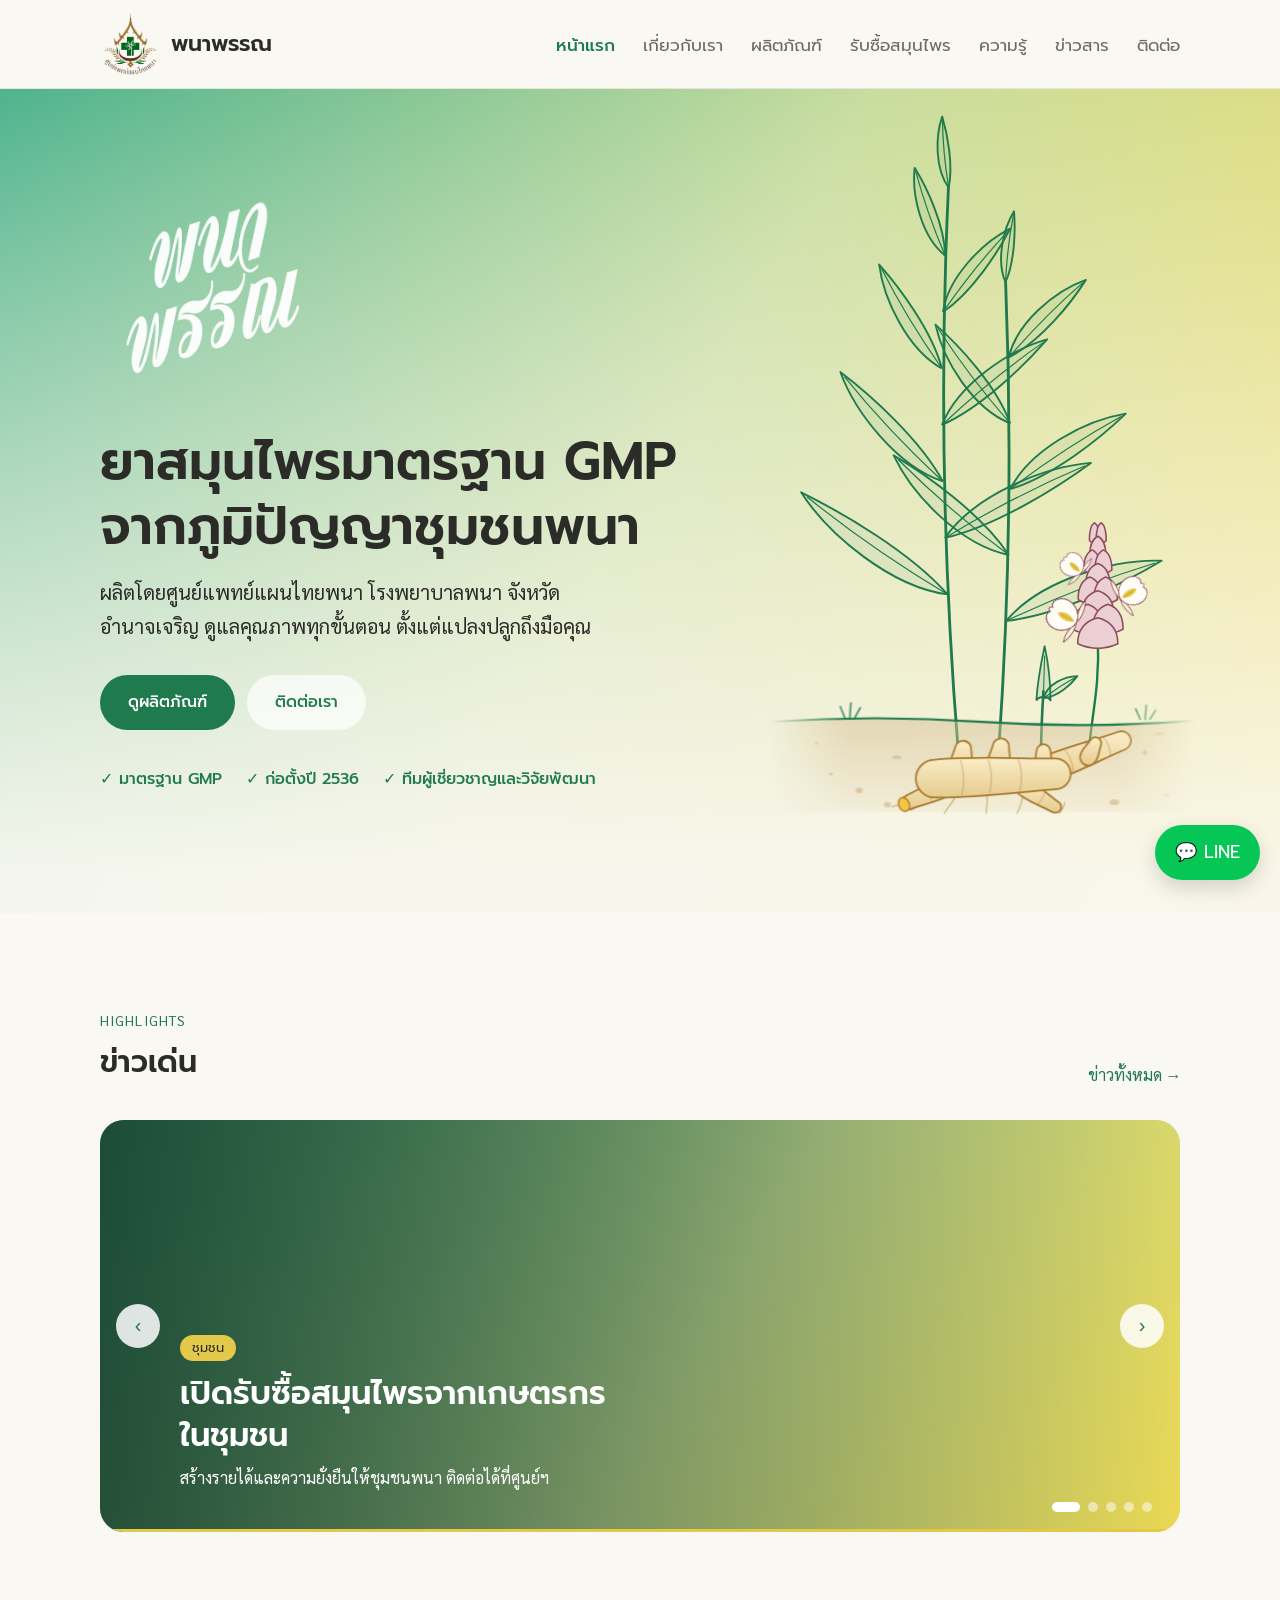
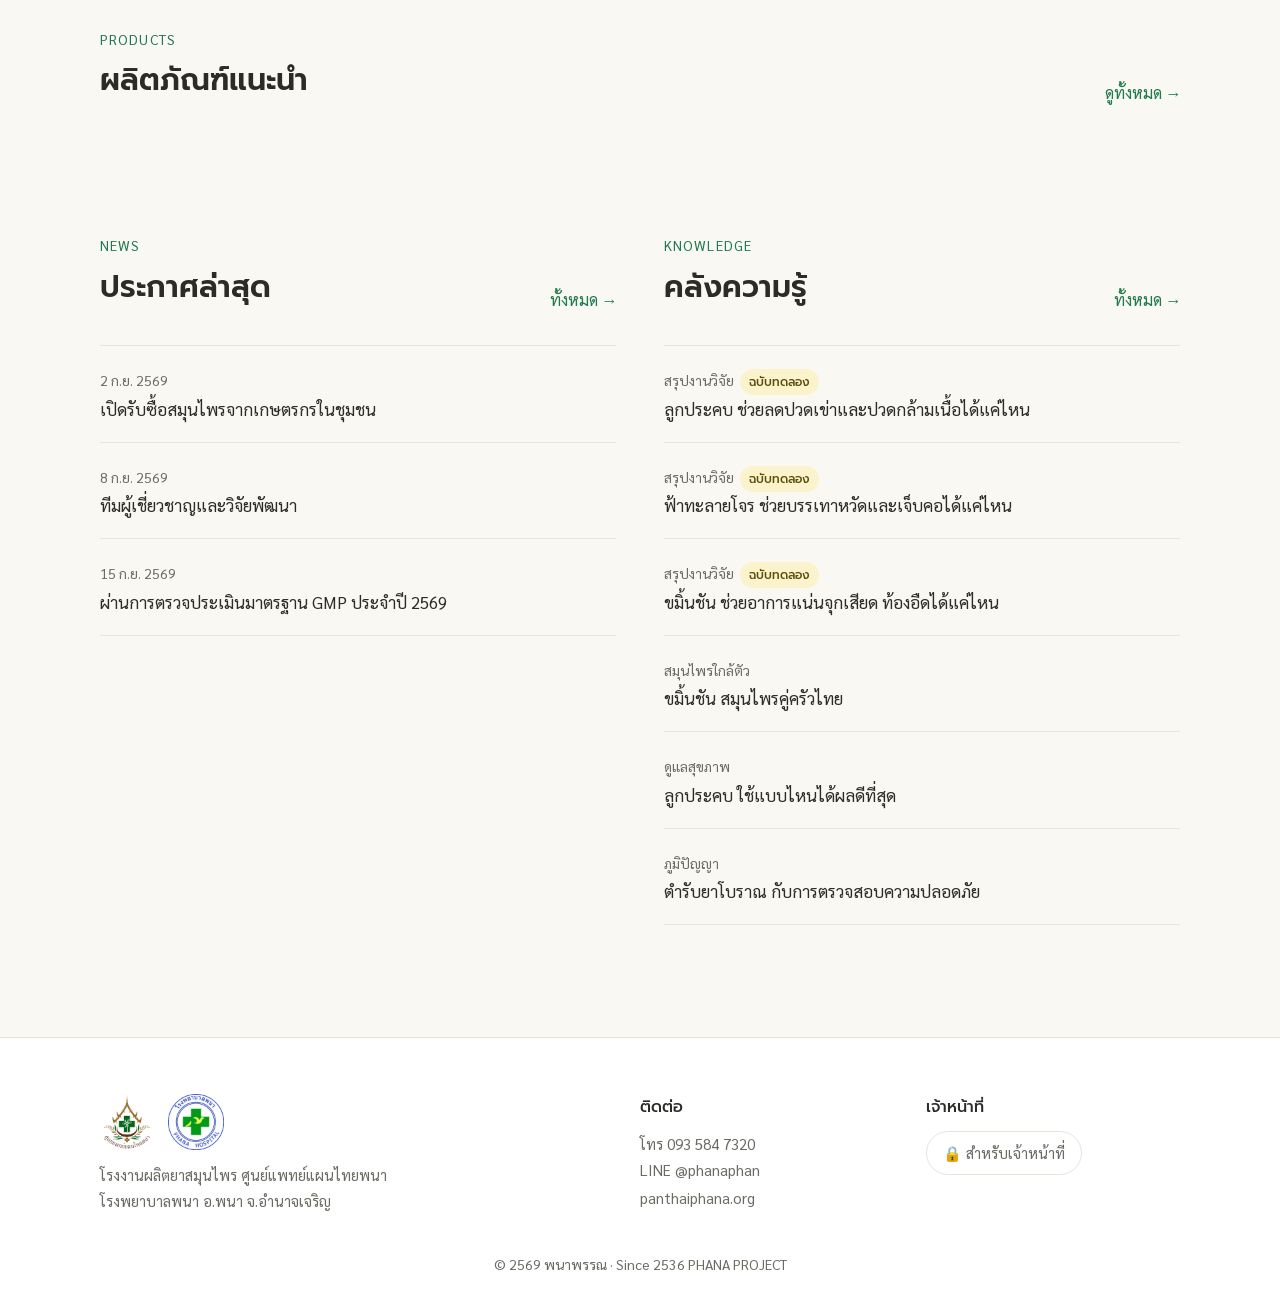
<file: index.html>
<!doctype html>
<html lang="th">
<head>
<meta charset="utf-8">
<meta name="viewport" content="width=device-width, initial-scale=1">
<title>พนาพรรณ</title>
<meta name="description" content="โรงงานผลิตยาสมุนไพร ศูนย์แพทย์แผนไทยพนา โรงพยาบาลพนา">
<link rel="icon" href="assets/logo-center.png">
<link rel="preconnect" href="https://fonts.googleapis.com">
<link rel="preconnect" href="https://fonts.gstatic.com" crossorigin>
<link href="https://fonts.googleapis.com/css2?family=Prompt:wght@400;500;600&family=Sarabun:wght@400;500&display=swap" rel="stylesheet">
<link rel="stylesheet" href="assets/style.css?v=20261105z">
<link rel="stylesheet" href="assets/research.css?v=20261105z">
</head>
<body data-page="index">
<div id="site-header"></div>

<main>
<div class="hero">
  <div class="leaves" id="leaves"></div>
  <div class="wrap">
    <img class="script" src="assets/phanaphan-script.png" alt="พนาพรรณ">
    <h1>ยาสมุนไพร<span class="nw">มาตรฐาน GMP</span><br>จากภูมิปัญญา<span class="nw">ชุมชนพนา</span></h1>
    <p>ผลิตโดยศูนย์แพทย์แผนไทยพนา โรงพยาบาลพนา จังหวัดอำนาจเจริญ ดูแลคุณภาพทุกขั้นตอน ตั้งแต่แปลงปลูกถึงมือคุณ</p>
    <div class="actions">
      <a class="btn btn-primary" href="products.html">ดูผลิตภัณฑ์</a>
      <a class="btn btn-ghost" href="contact.html">ติดต่อเรา</a>
    </div>
    <ul class="badges">
      <li>✓ มาตรฐาน GMP</li>
      <li>✓ ก่อตั้งปี 2536</li>
      <li>✓ ทีมผู้เชี่ยวชาญและวิจัยพัฒนา</li>
    </ul>
  </div>
</div>

<div class="wrap">
  <section class="reveal">
    <div class="head">
      <div><div class="eyebrow">HIGHLIGHTS</div><h2>ข่าวเด่น</h2></div>
      <a href="news.html">ข่าวทั้งหมด →</a>
    </div>
    <div class="slider" id="slider">
      <button class="s-nav s-prev" aria-label="ก่อนหน้า">‹</button>
      <button class="s-nav s-next" aria-label="ถัดไป">›</button>
      <div class="dots"></div>
      <div class="progress"></div>
    </div>
  </section>

  <section class="reveal">
    <div class="head">
      <div><div class="eyebrow">PRODUCTS</div><h2>ผลิตภัณฑ์แนะนำ</h2></div>
      <a href="products.html">ดูทั้งหมด →</a>
    </div>
    <div class="grid" id="featured"></div>
  </section>

  <section class="reveal">
    <div class="two">
      <div>
        <div class="head"><div><div class="eyebrow">NEWS</div><h2>ประกาศล่าสุด</h2></div><a href="news.html">ทั้งหมด →</a></div>
        <ul class="list" id="home-news"></ul>
      </div>
      <div>
        <div class="head"><div><div class="eyebrow">KNOWLEDGE</div><h2>คลังความรู้</h2></div><a href="knowledge.html">ทั้งหมด →</a></div>
        <ul class="list" id="home-research"></ul>
        <ul class="list" id="home-knowledge"></ul>
      </div>
    </div>
  </section>
</div>
</main>

<div id="site-footer"></div>
<script src="assets/data.js?v=20261105z"></script>
<script src="assets/plai.js?v=20261105z"></script>
<script src="assets/main.js?v=20261105z"></script>
<script src="research/index.js?v=20261105z"></script>
<script src="assets/research-list.js?v=20261105z"></script>
</body>
</html>
</file>
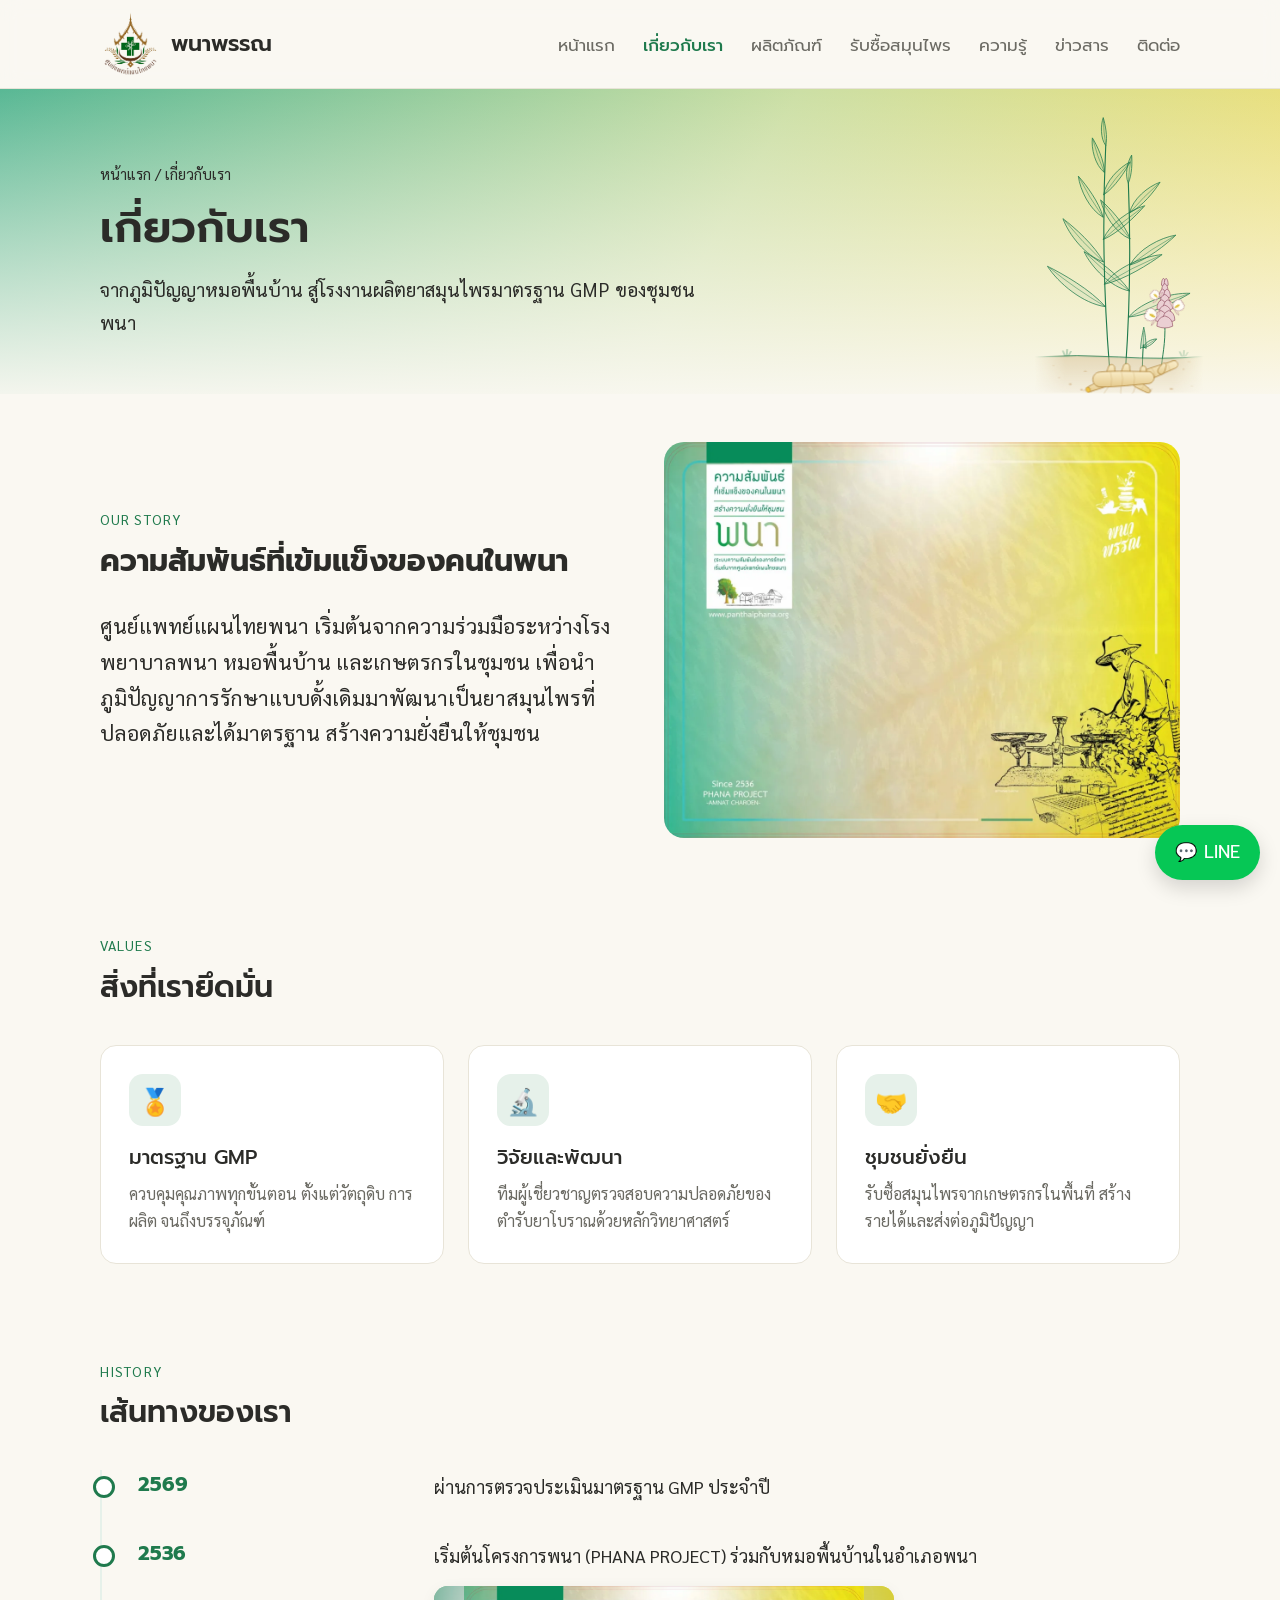
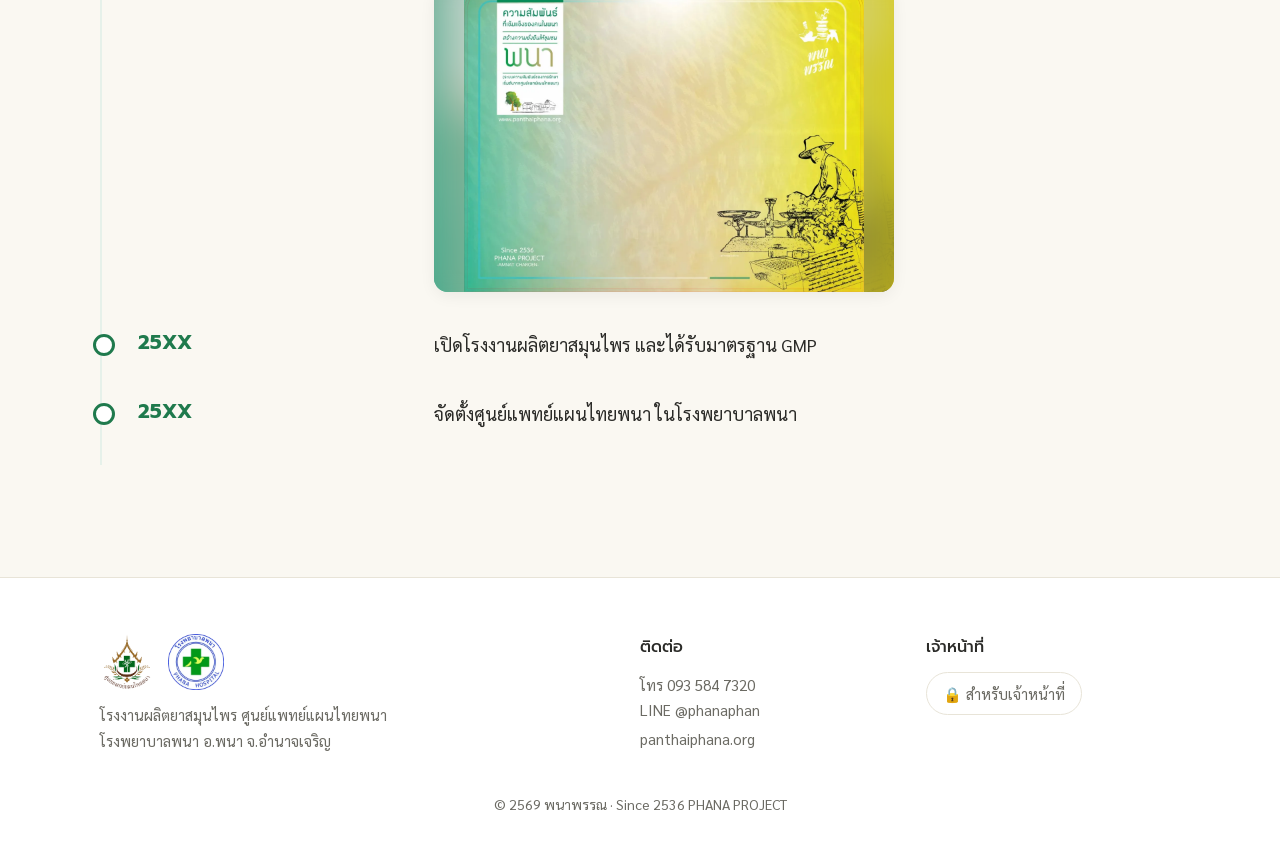
<file: about.html>
<!doctype html>
<html lang="th">
<head>
<meta charset="utf-8">
<meta name="viewport" content="width=device-width, initial-scale=1">
<title>เกี่ยวกับเรา | พนาพรรณ</title>
<meta name="description" content="ความเป็นมาของโรงงานผลิตยาสมุนไพร ศูนย์แพทย์แผนไทยพนา">
<link rel="icon" href="assets/logo-center.png">
<link rel="preconnect" href="https://fonts.googleapis.com">
<link rel="preconnect" href="https://fonts.gstatic.com" crossorigin>
<link href="https://fonts.googleapis.com/css2?family=Prompt:wght@400;500;600&family=Sarabun:wght@400;500&display=swap" rel="stylesheet">
<link rel="stylesheet" href="assets/style.css?v=20261105z">
</head>
<body data-page="about">
<div id="site-header"></div>

<main>
<div class="page-hero">
  <div class="leaves" id="leaves" data-few="1"></div>
  <div class="wrap">
    <div class="crumb" id="crumb"><a href="index.html">หน้าแรก</a> / เกี่ยวกับเรา</div>
    <h1 id="a-title">เกี่ยวกับเรา</h1>
    <p>จากภูมิปัญญาหมอพื้นบ้าน สู่โรงงานผลิตยาสมุนไพรมาตรฐาน GMP ของชุมชนพนา</p>
  </div>
</div>

<div class="wrap">
  <section class="reveal">
    <div class="split">
      <div>
        <div class="eyebrow">OUR STORY</div>
        <h2 style="font-size:30px;margin:0 0 16px">ความสัมพันธ์ที่เข้มแข็งของคนในพนา</h2>
        <p class="lead">ศูนย์แพทย์แผนไทยพนา เริ่มต้นจากความร่วมมือระหว่างโรงพยาบาลพนา หมอพื้นบ้าน และเกษตรกรในชุมชน เพื่อนำภูมิปัญญาการรักษาแบบดั้งเดิมมาพัฒนาเป็นยาสมุนไพรที่ปลอดภัยและได้มาตรฐาน สร้างความยั่งยืนให้ชุมชน</p>
      </div>
      <img src="assets/poster-phana.webp" alt="พนา ระบบความสัมพันธ์ของการรักษา" loading="lazy">
    </div>
  </section>

  <section class="reveal">
    <div class="head"><div><div class="eyebrow">VALUES</div><h2>สิ่งที่เรายึดมั่น</h2></div></div>
    <div class="values">
      <div class="value"><div class="ic">🏅</div><h3>มาตรฐาน GMP</h3><p>ควบคุมคุณภาพทุกขั้นตอน ตั้งแต่วัตถุดิบ การผลิต จนถึงบรรจุภัณฑ์</p></div>
      <div class="value"><div class="ic">🔬</div><h3>วิจัยและพัฒนา</h3><p>ทีมผู้เชี่ยวชาญตรวจสอบความปลอดภัยของตำรับยาโบราณด้วยหลักวิทยาศาสตร์</p></div>
      <div class="value"><div class="ic">🤝</div><h3>ชุมชนยั่งยืน</h3><p>รับซื้อสมุนไพรจากเกษตรกรในพื้นที่ สร้างรายได้และส่งต่อภูมิปัญญา</p></div>
    </div>
  </section>

  <section class="reveal">
    <div class="history">
      <div class="head"><div><div class="eyebrow">HISTORY</div><h2>เส้นทางของเรา</h2></div></div>
      <ol class="timeline" id="timeline"></ol>
    </div>
  </section>
</div>
</main>

<div id="site-footer"></div>
<script src="assets/data.js?v=20261105z"></script>
<script src="assets/plai.js?v=20261105z"></script>
<script src="assets/main.js?v=20261105z"></script>
</body>
</html>
</file>
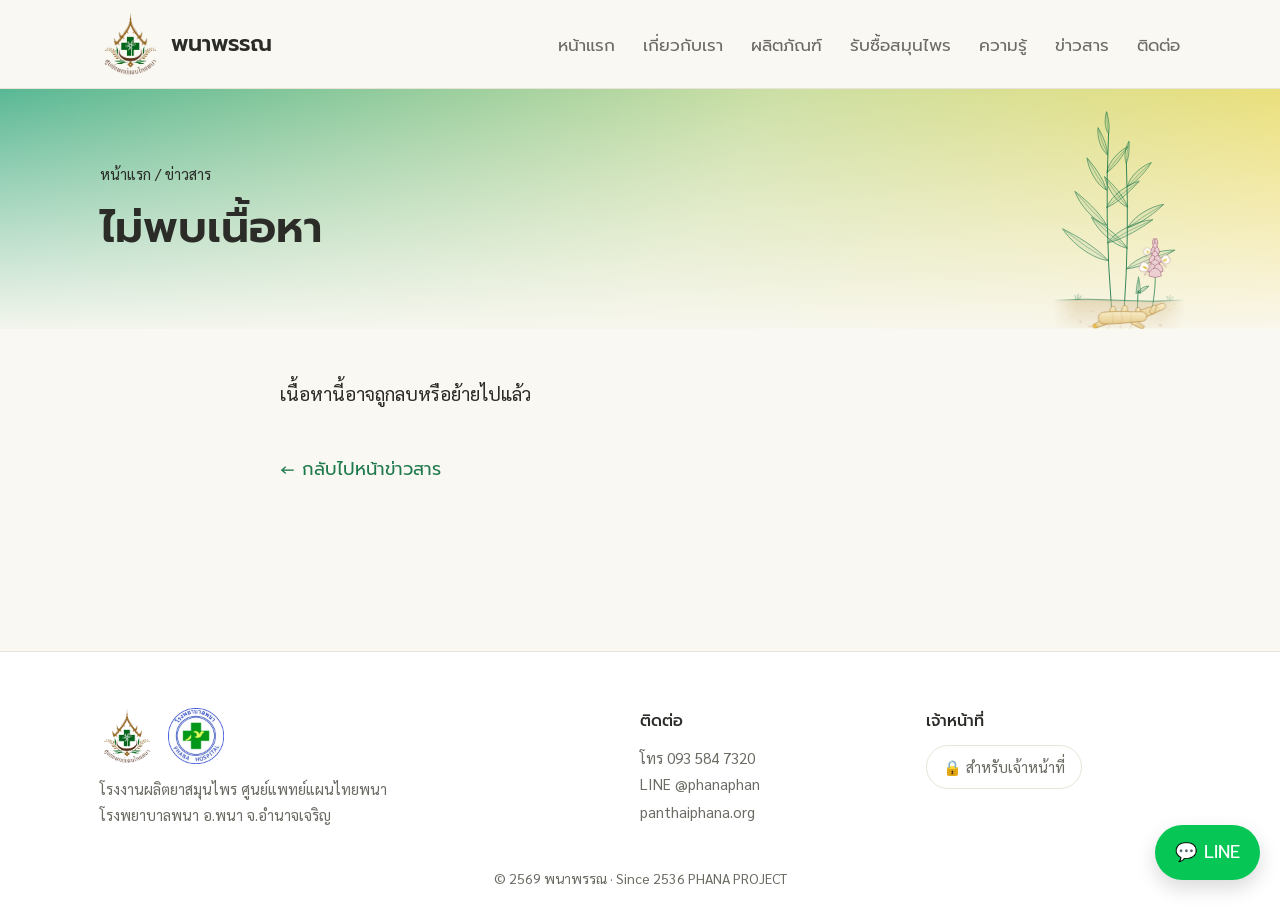
<file: article.html>
<!doctype html>
<html lang="th">
<head>
<meta charset="utf-8">
<meta name="viewport" content="width=device-width, initial-scale=1">
<title>บทความ | พนาพรรณ</title>
<meta name="description" content="พนาพรรณ">
<link rel="icon" href="assets/logo-center.png">
<link rel="preconnect" href="https://fonts.googleapis.com">
<link rel="preconnect" href="https://fonts.gstatic.com" crossorigin>
<link href="https://fonts.googleapis.com/css2?family=Prompt:wght@400;500;600&family=Sarabun:wght@400;500&display=swap" rel="stylesheet">
<link rel="stylesheet" href="assets/style.css?v=20261105z">
</head>
<body data-page="article">
<div id="site-header"></div>

<main>
<div class="page-hero">
  <div class="leaves" id="leaves" data-few="1"></div>
  <div class="wrap">
    <div class="crumb" id="crumb"><a href="index.html">หน้าแรก</a> / บทความ</div>
    <h1 id="a-title">บทความ</h1>
    <div class="meta" id="a-meta"></div>
  </div>
</div>

<div class="wrap">
  <section>
    <div class="article" id="article"></div>
  </section>
</div>
</main>

<div id="site-footer"></div>
<script src="assets/data.js?v=20261105z"></script>
<script src="assets/plai.js?v=20261105z"></script>
<script src="assets/main.js?v=20261105z"></script>
</body>
</html>
</file>
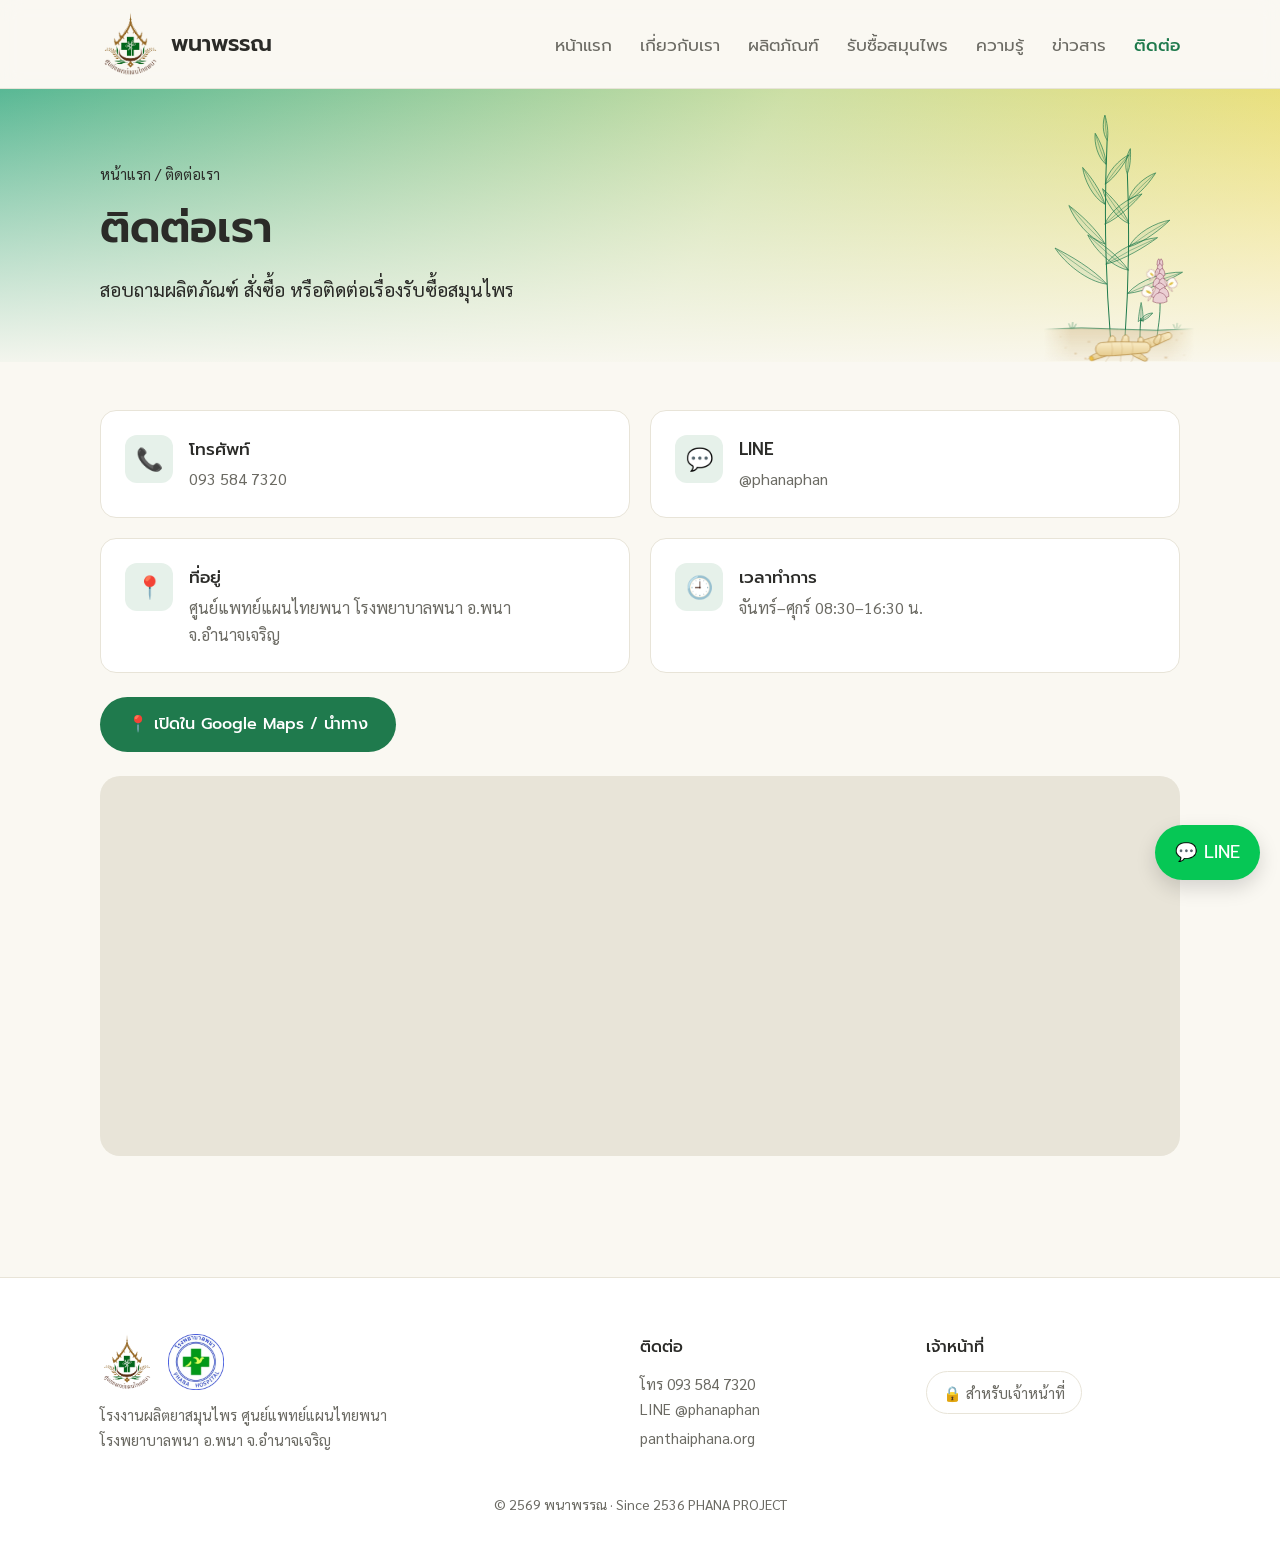
<file: contact.html>
<!doctype html>
<html lang="th">
<head>
<meta charset="utf-8">
<meta name="viewport" content="width=device-width, initial-scale=1">
<title>ติดต่อเรา | พนาพรรณ</title>
<meta name="description" content="ช่องทางติดต่อศูนย์แพทย์แผนไทยพนา">
<link rel="icon" href="assets/logo-center.png">
<link rel="preconnect" href="https://fonts.googleapis.com">
<link rel="preconnect" href="https://fonts.gstatic.com" crossorigin>
<link href="https://fonts.googleapis.com/css2?family=Prompt:wght@400;500;600&family=Sarabun:wght@400;500&display=swap" rel="stylesheet">
<link rel="stylesheet" href="assets/style.css?v=20261105z">
</head>
<body data-page="contact">
<div id="site-header"></div>

<main>
<div class="page-hero">
  <div class="leaves" id="leaves" data-few="1"></div>
  <div class="wrap">
    <div class="crumb" id="crumb"><a href="index.html">หน้าแรก</a> / ติดต่อเรา</div>
    <h1 id="a-title">ติดต่อเรา</h1>
    <p>สอบถามผลิตภัณฑ์ สั่งซื้อ หรือติดต่อเรื่องรับซื้อสมุนไพร</p>
  </div>
</div>

<div class="wrap">
  <section>
    <div class="contact-grid">
      <a class="info" id="c-phone-link"><div class="ic">📞</div><div><h3>โทรศัพท์</h3><p id="c-phone"></p></div></a>
      <a class="info" id="c-line-link" target="_blank" rel="noopener"><div class="ic">💬</div><div><h3>LINE</h3><p id="c-line"></p></div></a>
      <div class="info"><div class="ic">📍</div><div><h3>ที่อยู่</h3><p id="c-address"></p></div></div>
      <div class="info"><div class="ic">🕘</div><div><h3>เวลาทำการ</h3><p id="c-hours"></p></div></div>
    </div>
    <a class="btn btn-primary map-btn" id="c-map-link" target="_blank" rel="noopener">📍 เปิดใน Google Maps / นำทาง</a>
    <iframe class="map" id="map" title="แผนที่" loading="lazy" referrerpolicy="strict-origin-when-cross-origin" allowfullscreen></iframe>
  </section>
</div>
</main>

<div id="site-footer"></div>
<script src="assets/data.js?v=20261105z"></script>
<script src="assets/plai.js?v=20261105z"></script>
<script src="assets/main.js?v=20261105z"></script>
</body>
</html>
</file>
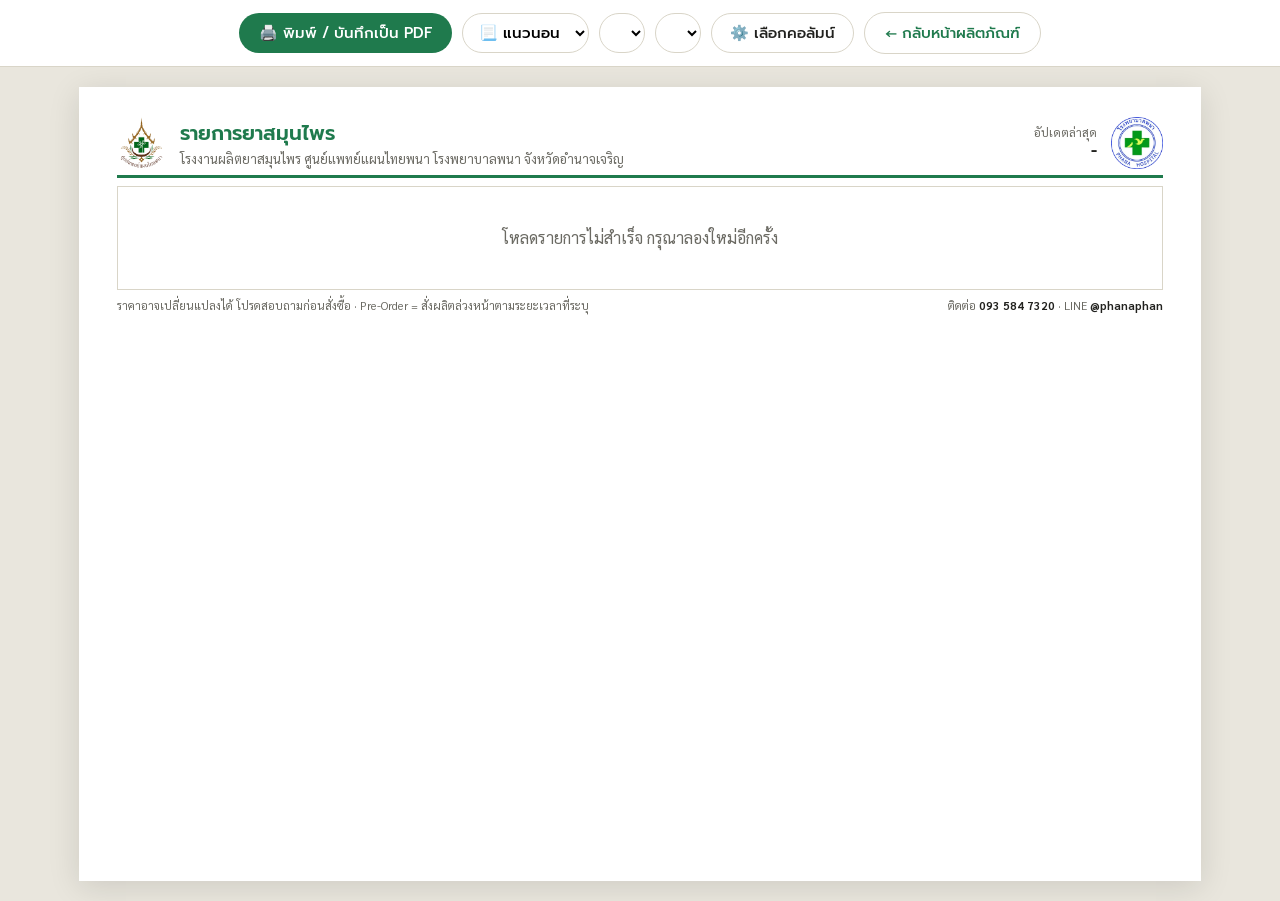
<file: drug-sheet.html>
<!doctype html>
<html lang="th">
<head>
<meta charset="utf-8">
<meta name="viewport" content="width=device-width, initial-scale=1">
<title>รายการยาสมุนไพร | พนาพรรณ</title>
<link rel="icon" href="assets/logo-center.png">
<link rel="preconnect" href="https://fonts.googleapis.com">
<link rel="preconnect" href="https://fonts.gstatic.com" crossorigin>
<link href="https://fonts.googleapis.com/css2?family=Prompt:wght@500;600&family=Sarabun:wght@400;500;600&display=swap" rel="stylesheet">
<style id="page-size">@page { size: A4 landscape; margin: 8mm; }</style>
<style>
  :root { --green: #1F7A4D; --soft: #E6F1EA; --line: #D9D5C8; --muted: #6B6A63; }
  * { box-sizing: border-box; }
  body { margin: 0; background: #E9E6DD; color: #22221F; font: 12px/1.35 "Sarabun", sans-serif; }
  .bar { position: sticky; top: 0; z-index: 2; display: flex; gap: 10px; align-items: center; justify-content: center; flex-wrap: wrap;
         padding: 12px 16px; background: #fff; border-bottom: 1px solid var(--line); font-size: 15px; }
  .bar button, .bar a { font: 500 15px "Prompt", sans-serif; border-radius: 999px; padding: 9px 20px; cursor: pointer; text-decoration: none; }
  .bar button { background: var(--green); color: #fff; border: 0; }
  .bar a { color: var(--green); border: 1px solid var(--line); }
  .bar select { font: 500 15px "Prompt", sans-serif; padding: 7px 12px; border-radius: 999px; border: 1px solid var(--line); background: #fff; }
  .sheet { width: 297mm; min-height: 210mm; margin: 20px auto; padding: 8mm 10mm; background: #fff; box-shadow: 0 6px 30px rgba(0,0,0,.12); }
  body.port .sheet { width: 210mm; min-height: 297mm; }
  header { display: flex; align-items: center; gap: 14px; padding-bottom: 6px; border-bottom: 3px solid var(--green); }
  header img { height: 52px; }
  header .t { flex: 1; }
  h1 { font: 600 20px "Prompt", sans-serif; margin: 0; color: var(--green); }
  header p { margin: 2px 0 0; color: var(--muted); font-size: 13px; }
  .date { text-align: right; font-size: 12px; color: var(--muted); }
  .date b { display: block; font: 600 15px "Prompt", sans-serif; color: #22221F; }
  table { width: 100%; border-collapse: collapse; margin-top: 8px; font-variant-numeric: tabular-nums; }
  th, td { border: 1px solid var(--line); padding: 3px 5px; vertical-align: top; }
  thead th { background: var(--green); color: #fff; font: 500 11.5px "Prompt", sans-serif; text-align: center; }
  tbody tr:nth-child(even) td { background: #F8F7F2; }
  td.n { text-align: center; color: var(--muted); }
  td.name { font-weight: 600; }
  td.p { text-align: right; font-weight: 600; white-space: nowrap; }
  td.c { font-size: 10.5px; white-space: nowrap; }
  td.s { font-size: 10.5px; white-space: nowrap; }
  td.s.pre { color: #8A6410; } td.s.long { color: #8E4A5E; }
  thead { display: table-header-group; }
  tr { break-inside: avoid; }
  footer { margin-top: 8px; display: flex; justify-content: space-between; gap: 16px; font-size: 11.5px; color: var(--muted); }
  footer b { color: #22221F; }
  .msg { text-align: center; padding: 40px; color: var(--muted); font-size: 16px; }
  /* Portrait is narrower: tighten the table */
  body.port table { font-size: 10px; }
  body.port th, body.port td { padding: 2px 3px; }
  body.port td.c, body.port td.s { font-size: 9px; white-space: normal; word-break: break-all; }
  body.port header img { height: 42px; }
  body.port h1 { font-size: 17px; }
  .ned { color: #C62828; font-weight: 700; }
  .pick { position: relative; }
  .pick summary { list-style: none; font: 500 15px "Prompt", sans-serif; border-radius: 999px; padding: 8px 18px; border: 1px solid var(--line); cursor: pointer; }
  .pick summary::-webkit-details-marker { display: none; }
  .pick .pop { position: absolute; top: calc(100% + 6px); left: 0; z-index: 5; width: 250px; background: #fff; border: 1px solid var(--line); border-radius: 12px; box-shadow: 0 10px 28px rgba(0,0,0,.14); padding: 10px 14px; }
  .pick label { display: flex; gap: 8px; align-items: center; padding: 3px 0; font-size: 14px; }
  .pick input { accent-color: var(--green); }
  #pick-reset { margin-top: 6px; width: 100%; background: #fff; color: var(--green); border: 1px solid var(--line); padding: 6px; font-size: 14px; }
  @media print {
    body { background: #fff; }
    .bar { display: none; }
    .sheet { width: auto; min-height: 0; margin: 0; padding: 0; box-shadow: none; }
    * { -webkit-print-color-adjust: exact; print-color-adjust: exact; }
  }
</style>
</head>
<body>
<div class="bar">
  <button onclick="print()">🖨️ พิมพ์ / บันทึกเป็น PDF</button>
  <select id="orient" aria-label="แนวกระดาษ">
    <option value="landscape">📃 แนวนอน</option>
    <option value="portrait">📄 แนวตั้ง</option>
  </select>
  <select id="unit" aria-label="หน่วยงาน"></select>
  <select id="status" aria-label="สถานะ"></select>
  <details class="pick" id="pick"><summary>⚙️ เลือกคอลัมน์</summary>
    <div class="pop"><div id="pick-list"></div><button type="button" id="pick-reset">คืนค่าเริ่มต้น</button></div></details>
  <a href="products.html">← กลับหน้าผลิตภัณฑ์</a>
</div>

<div class="sheet">
  <header>
    <img src="assets/logo-center.png" alt="ศูนย์แพทย์แผนไทยพนา">
    <div class="t">
      <h1 id="title">รายการยาสมุนไพร</h1>
      <p>โรงงานผลิตยาสมุนไพร ศูนย์แพทย์แผนไทยพนา โรงพยาบาลพนา จังหวัดอำนาจเจริญ <span id="year"></span></p>
    </div>
    <div class="date">อัปเดตล่าสุด<b id="updated">-</b></div>
    <img src="assets/logo-hospital.webp" alt="โรงพยาบาลพนา">
  </header>

  <table>
    <thead id="head"></thead>
    <tbody id="rows"><tr><td colspan="13" class="msg">กำลังโหลดรายการ…</td></tr></tbody>
  </table>

  <footer>
    <div>ราคาอาจเปลี่ยนแปลงได้ โปรดสอบถามก่อนสั่งซื้อ · Pre-Order = สั่งผลิตล่วงหน้าตามระยะเวลาที่ระบุ</div>
    <div style="white-space:nowrap">ติดต่อ <b id="phone"></b> · LINE <b id="line"></b></div>
  </footer>
</div>

<script src="assets/data.js?v=20261105z"></script>
<script src="assets/main.js?v=20261105z"></script>
<script>
  // Builds the A4 drug list from the same sheet data the website uses.
  const UNIT_ORDER = ['โรงพยาบาล', 'ศูนย์แพทย์แผนไทยพนา', 'ร้านค้ามูลนิธิ'];
  const qs = new URLSearchParams(location.search);
  const unitSel = document.getElementById('unit'), statusSel = document.getElementById('status');
  const want = { unit: qs.get('unit') || 'โรงพยาบาล', status: qs.get('status') || 'ทั้งหมด' };
  const byOrder = order => (a, b) => (order.indexOf(a) + 1 || 99) - (order.indexOf(b) + 1 || 99);
  const options = (sel, list, cur, label) => {
    sel.innerHTML = ['ทั้งหมด', ...list].map(v => `<option value="${esc(v)}">${v === 'ทั้งหมด' ? label : esc(v)}</option>`).join('');
    sel.value = [...sel.options].some(o => o.value === cur) ? cur : 'ทั้งหมด';
  };
  const baht = v => { const n = parseFloat(String(v).replace(/,/g, '')); return isNaN(n) ? esc(v) : n.toLocaleString('th-TH', { maximumFractionDigits: 2 }); };
  // Columns: [key, header, td class, cell]
  const COLS = [
    ['n', 'ลำดับ', 'n', (d, i) => i + 1], ['code', 'เลข', '', d => esc(d.code)], ['ptype', 'ประเภทผลิตภัณฑ์', '', d => esc(d.ptype)],
    ['form', 'รูปแบบเภสัชภัณฑ์', '', d => esc(d.form)], ['name', 'รายการยาและเวชภัณฑ์มิใช่ยา', 'name', d => esc(d.name)],
    ['price', 'ราคา (บาท)', 'p', d => d.price ? baht(d.price) : ''], ['size', 'ขนาดบรรจุ', '', d => esc(d.size)],
    ['types', 'ประเภท', '', d => d.types.map(t => /^NED$/i.test(t) ? `<span class="ned">${esc(t)}</span>` : esc(t)).join(', ')],
    ['trade', 'ชื่อการค้า', '', d => esc(d.trade)], ['strength', 'รหัสขนาดความแรงยา', 'c', d => esc(d.strength)],
    ['code24', 'เลข 24 หลักใหม่', 'c', d => esc(d.code24)], ['ttmt', 'TTMTID ใหม่', 'c', d => esc(d.ttmt)],
    ['status', 'สถานะ', 's', d => esc(d.status)]
  ];
  const DEFAULT_COLS = ['n', 'code', 'name', 'price', 'size', 'types', 'status'];
  let cols = qs.get('cols') ? qs.get('cols').split(',').filter(k => COLS.some(c => c[0] === k)) : [...DEFAULT_COLS];
  const pickList = document.getElementById('pick-list');
  pickList.innerHTML = COLS.map(([k, h]) => `<label><input type="checkbox" value="${k}"${k === 'name' ? ' disabled' : ''}> ${h}</label>`).join('');
  const tick = () => pickList.querySelectorAll('input').forEach(i => { i.checked = i.value === 'name' || cols.includes(i.value); });
  tick();
  pickList.addEventListener('change', () => { cols = [...pickList.querySelectorAll('input:checked')].map(i => i.value); draw(); });
  document.getElementById('pick-reset').onclick = () => { cols = [...DEFAULT_COLS]; tick(); draw(); };
  document.addEventListener('click', e => { const p = document.getElementById('pick'); if (!p.contains(e.target)) p.open = false; });
  const statusCls = s => /ปกติ/.test(s) ? '' : /ปี/.test(s) ? 'long' : 'pre';
  function draw(failed) {
    document.getElementById('updated').textContent = SITE.drugsUpdated || '-';
    document.getElementById('year').textContent = SITE.drugsYear ? '· ' + SITE.drugsYear : '';
    document.getElementById('phone').textContent = SITE.phone;
    document.getElementById('line').textContent = SITE.line;
    const body = document.getElementById('rows');
    if (!DRUGS.length) {
      body.innerHTML = `<tr><td colspan="13" class="msg">${failed ? 'โหลดรายการไม่สำเร็จ กรุณาลองใหม่อีกครั้ง' : 'กำลังโหลดรายการ…'}</td></tr>`;
      return;
    }
    const units = [...new Set(DRUGS.flatMap(d => d.units))].sort(byOrder(UNIT_ORDER));
    const statuses = [...new Set(DRUGS.map(d => d.status).filter(Boolean))].sort(byOrder(['ผลิตปกติ']));
    if (!unitSel.options.length) { options(unitSel, units, want.unit, 'ทุกหน่วยงาน'); options(statusSel, statuses, want.status, 'ทุกสถานะ'); }
    const unit = unitSel.value, status = statusSel.value;
    document.getElementById('title').textContent = 'รายการยาสมุนไพร' + (unit !== 'ทั้งหมด' ? ` (${unit})` : '');
    const shown = COLS.filter(([k]) => k === 'name' || cols.includes(k));
    document.getElementById('head').innerHTML = `<tr>${shown.map(([, h]) => `<th>${h}</th>`).join('')}</tr>`;
    const list = DRUGS.filter(d => (unit === 'ทั้งหมด' || d.units.includes(unit)) && (status === 'ทั้งหมด' || d.status === status));
    body.innerHTML = list.map((d, i) => `<tr>${shown.map(([k, , c, f]) =>
      `<td class="${c}${k === 'status' ? ' ' + statusCls(d.status) : ''}">${f(d, i)}</td>`).join('')}</tr>`).join('')
      || `<tr><td colspan="${shown.length}" class="msg">ไม่มีรายการตามตัวกรองนี้</td></tr>`;
  }
  unitSel.addEventListener('change', () => draw());
  statusSel.addEventListener('change', () => draw());
  // Paper orientation: landscape by default, remembered per browser
  const orient = document.getElementById('orient');
  const setOrient = o => {
    orient.value = o;
    document.body.classList.toggle('port', o === 'portrait');
    document.getElementById('page-size').textContent = `@page { size: A4 ${o}; margin: 8mm; }`;
    try { localStorage.setItem('drug-sheet-orient', o); } catch { /* ignore */ }
  };
  let saved = 'landscape';
  try { saved = localStorage.getItem('drug-sheet-orient') || 'landscape'; } catch { /* ignore */ }
  setOrient(saved);
  orient.addEventListener('change', () => setOrient(orient.value));
  try { const c = readCache(); if (c) applySheets(JSON.parse(c)); } catch { /* ignore */ }
  draw();
  fetchSheets().then(raw => {
    if (raw) { writeCache(JSON.stringify(raw)); applySheets(raw); }
    draw(!DRUGS.length);
  });
</script>
</body>
</html>
</file>
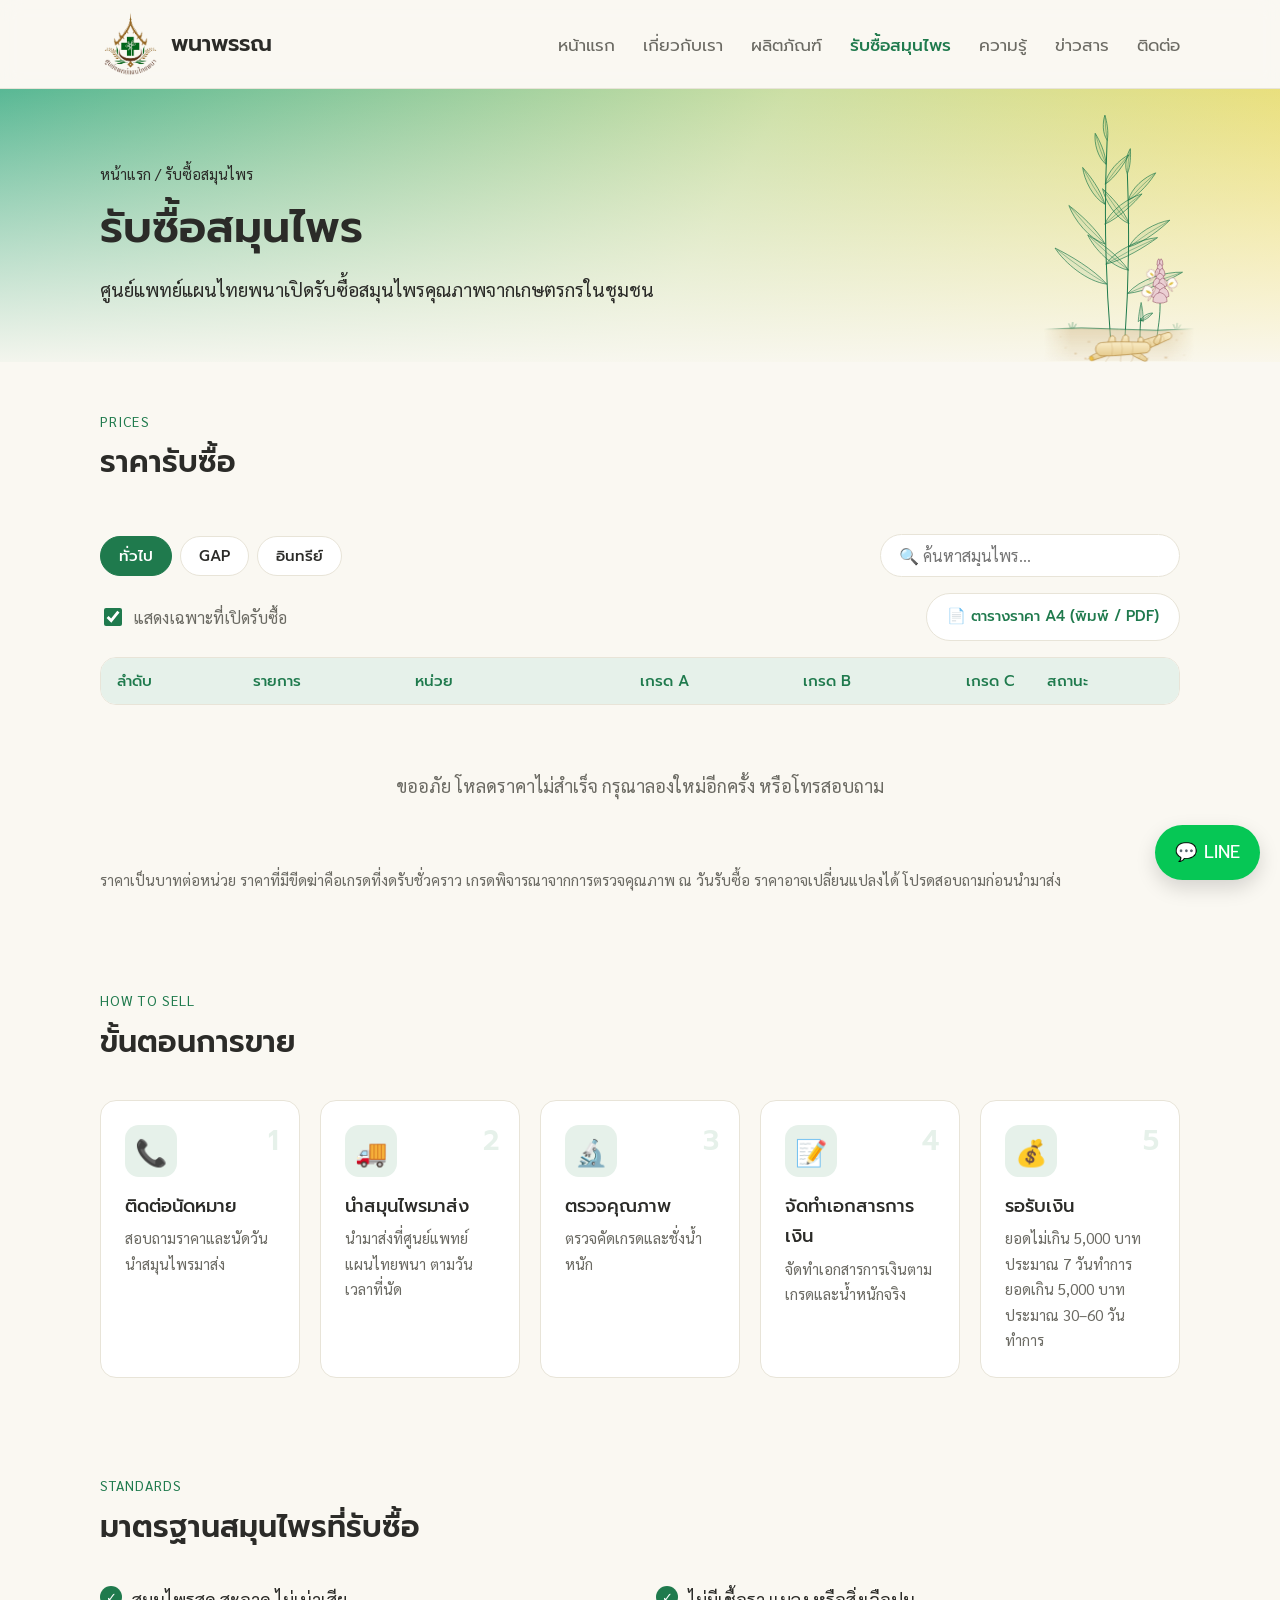
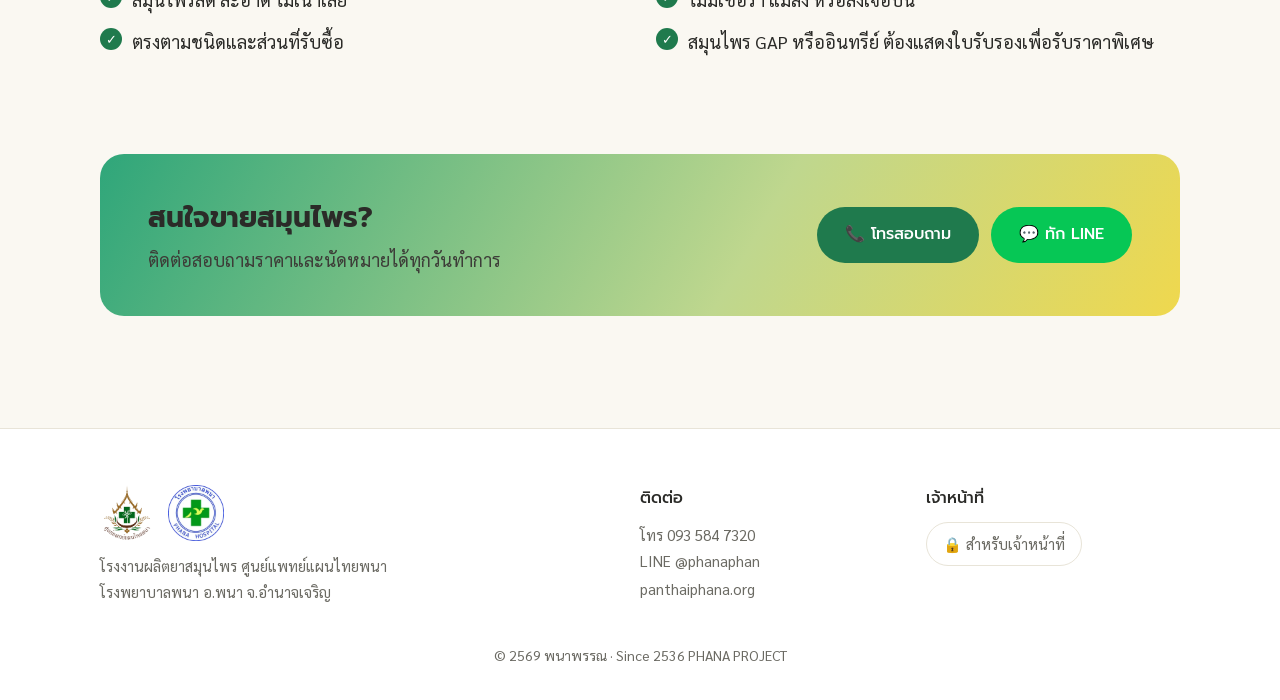
<file: farmers.html>
<!doctype html>
<html lang="th">
<head>
<meta charset="utf-8">
<meta name="viewport" content="width=device-width, initial-scale=1">
<title>รับซื้อสมุนไพร | พนาพรรณ</title>
<meta name="description" content="รับซื้อสมุนไพรและประกาศจากศูนย์แพทย์แผนไทยพนา">
<link rel="icon" href="assets/logo-center.png">
<link rel="preconnect" href="https://fonts.googleapis.com">
<link rel="preconnect" href="https://fonts.gstatic.com" crossorigin>
<link href="https://fonts.googleapis.com/css2?family=Prompt:wght@400;500;600&family=Sarabun:wght@400;500&display=swap" rel="stylesheet">
<link rel="stylesheet" href="assets/style.css?v=20261105z">
</head>
<body data-page="farmers">
<div id="site-header"></div>

<main>
<div class="page-hero">
  <div class="leaves" id="leaves" data-few="1"></div>
  <div class="wrap">
    <div class="crumb" id="crumb"><a href="index.html">หน้าแรก</a> / รับซื้อสมุนไพร</div>
    <h1 id="a-title">รับซื้อสมุนไพร</h1>
    <p>ศูนย์แพทย์แผนไทยพนาเปิดรับซื้อสมุนไพรคุณภาพจากเกษตรกรในชุมชน</p>
  </div>
</div>

<div class="wrap">
  <section>
    <div class="head"><div><div class="eyebrow">PRICES</div><h2>ราคารับซื้อ</h2>
      <div class="period"><span class="yr" id="h-year"></span><span class="upd" id="h-updated"></span></div></div></div>
    <div class="tools">
      <div class="chips" id="h-type">
        <button class="chip on" data-type="normal">ทั่วไป</button>
        <button class="chip" data-type="gap">GAP <small id="h-gap"></small></button>
        <button class="chip" data-type="organic">อินทรีย์ <small id="h-org"></small></button>
      </div>
      <input class="search" id="h-search" type="search" placeholder="🔍 ค้นหาสมุนไพร..." aria-label="ค้นหาสมุนไพร">
    </div>
    <div class="row-between tools-2">
      <label class="only-open"><input type="checkbox" id="h-open" checked autocomplete="off"> แสดงเฉพาะที่เปิดรับซื้อ</label>
      <a class="btn btn-ghost print-link" href="price-sheet.html" target="_blank" rel="noopener">📄 ตารางราคา A4 (พิมพ์ / PDF)</a>
    </div>
    <div class="table-wrap">
      <table class="herbs">
        <thead><tr><th>ลำดับ</th><th>รายการ</th><th>หน่วย</th><th class="num">เกรด A</th><th class="num">เกรด B</th><th class="num">เกรด C</th><th>สถานะ</th></tr></thead>
        <tbody id="h-body"></tbody>
      </table>
    </div>
    <p class="empty" id="h-empty" hidden>ไม่พบสมุนไพรที่ค้นหา</p>
    <p class="note">ราคาเป็นบาทต่อหน่วย ราคาที่มีขีดฆ่าคือเกรดที่งดรับชั่วคราว เกรดพิจารณาจากการตรวจคุณภาพ ณ วันรับซื้อ ราคาอาจเปลี่ยนแปลงได้ โปรดสอบถามก่อนนำมาส่ง</p>
  </section>

  <section id="w-section" hidden>
    <div class="head"><div><div class="eyebrow">DEMAND</div><h2>ปริมาณที่ยังต้องการรับซื้อ</h2>
      <div class="period"><span class="yr" id="w-year"></span><span class="upd" id="w-updated"></span></div></div>
      <a class="btn btn-ghost print-link" href="wants-sheet.html" target="_blank" rel="noopener">📄 ตารางปริมาณ A4 (พิมพ์ / PDF)</a></div>
    <div class="table-wrap">
      <table class="herbs wants">
        <thead><tr><th>ลำดับ</th><th>รายการ</th><th class="num total">ต้องการทั้งปี</th><th class="num">ต้องการเพิ่ม</th><th>หมายเหตุ</th></tr></thead>
        <tbody id="w-body"></tbody>
      </table>
    </div>
    <p class="note">ปริมาณโดยประมาณที่ยังต้องการรับซื้อเพิ่ม ปริมาณอาจเปลี่ยนแปลงได้ โปรดสอบถามก่อนนำมาส่ง</p>
  </section>

  <section class="reveal">
    <div class="head"><div><div class="eyebrow">HOW TO SELL</div><h2>ขั้นตอนการขาย</h2></div></div>
    <ol class="steps">
      <li><div class="ic">📞</div><h3>ติดต่อนัดหมาย</h3><p>สอบถามราคาและนัดวันนำสมุนไพรมาส่ง</p></li>
      <li><div class="ic">🚚</div><h3>นำสมุนไพรมาส่ง</h3><p>นำมาส่งที่ศูนย์แพทย์แผนไทยพนา ตามวันเวลาที่นัด</p></li>
      <li><div class="ic">🔬</div><h3>ตรวจคุณภาพ</h3><p>ตรวจคัดเกรดและชั่งน้ำหนัก</p></li>
      <li><div class="ic">📝</div><h3>จัดทำเอกสารการเงิน</h3><p>จัดทำเอกสารการเงินตามเกรดและน้ำหนักจริง</p></li>
      <li><div class="ic">💰</div><h3>รอรับเงิน</h3><p>ยอดไม่เกิน 5,000 บาท ประมาณ 7 วันทำการ<br>ยอดเกิน 5,000 บาท ประมาณ 30–60 วันทำการ</p></li>
    </ol>
  </section>

  <section class="reveal">
    <div class="head"><div><div class="eyebrow">STANDARDS</div><h2>มาตรฐานสมุนไพรที่รับซื้อ</h2></div></div>
    <ul class="checks">
      <li>สมุนไพรสด สะอาด ไม่เน่าเสีย</li>
      <li>ไม่มีเชื้อรา แมลง หรือสิ่งเจือปน</li>
      <li>ตรงตามชนิดและส่วนที่รับซื้อ</li>
      <li>สมุนไพร GAP หรืออินทรีย์ ต้องแสดงใบรับรองเพื่อรับราคาพิเศษ</li>
    </ul>
  </section>

  <section class="reveal">
    <div class="cta">
      <div><h2>สนใจขายสมุนไพร?</h2><p>ติดต่อสอบถามราคาและนัดหมายได้ทุกวันทำการ</p></div>
      <div class="actions">
        <a class="btn btn-primary" id="h-tel">📞 โทรสอบถาม</a>
        <a class="btn btn-line" id="h-line" target="_blank" rel="noopener">💬 ทัก LINE</a>
      </div>
    </div>
  </section>
</div>
</main>

<div id="site-footer"></div>
<script src="assets/data.js?v=20261105z"></script>
<script src="assets/plai.js?v=20261105z"></script>
<script src="assets/main.js?v=20261105z"></script>
</body>
</html>
</file>
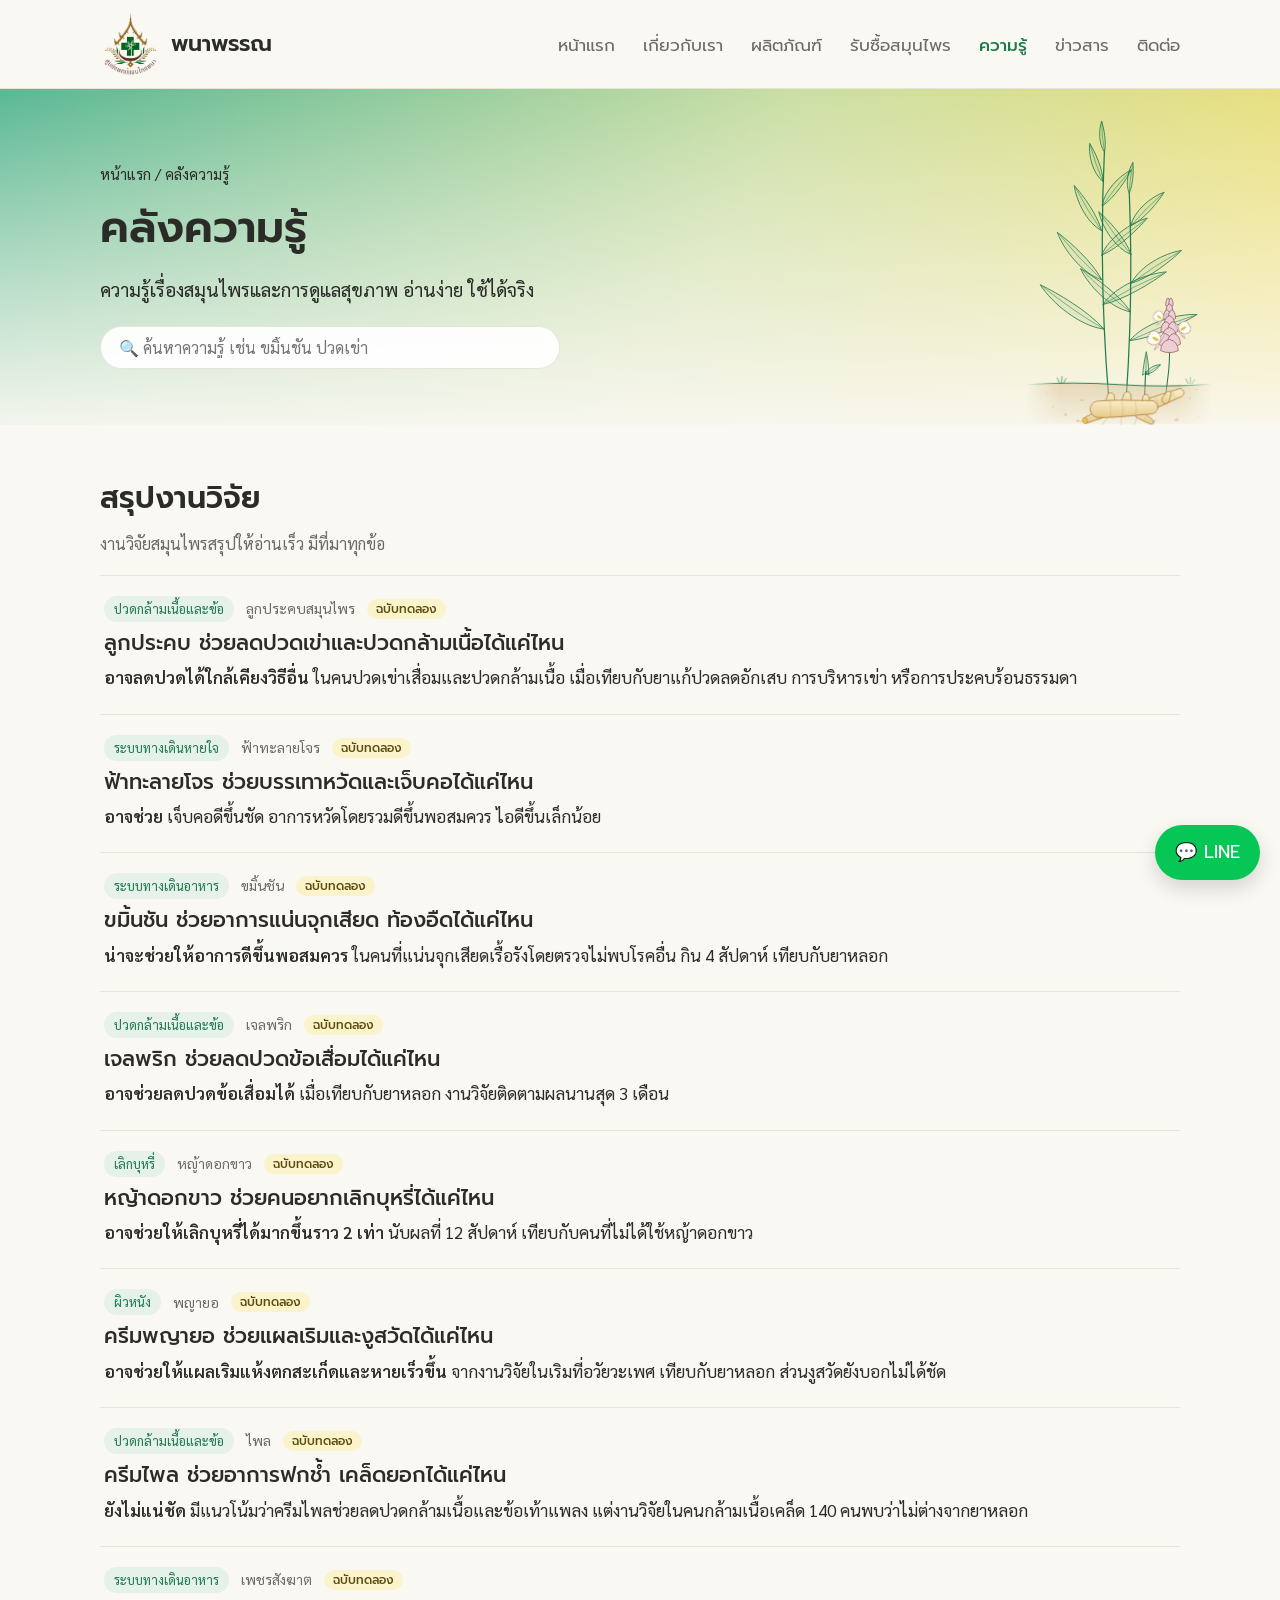
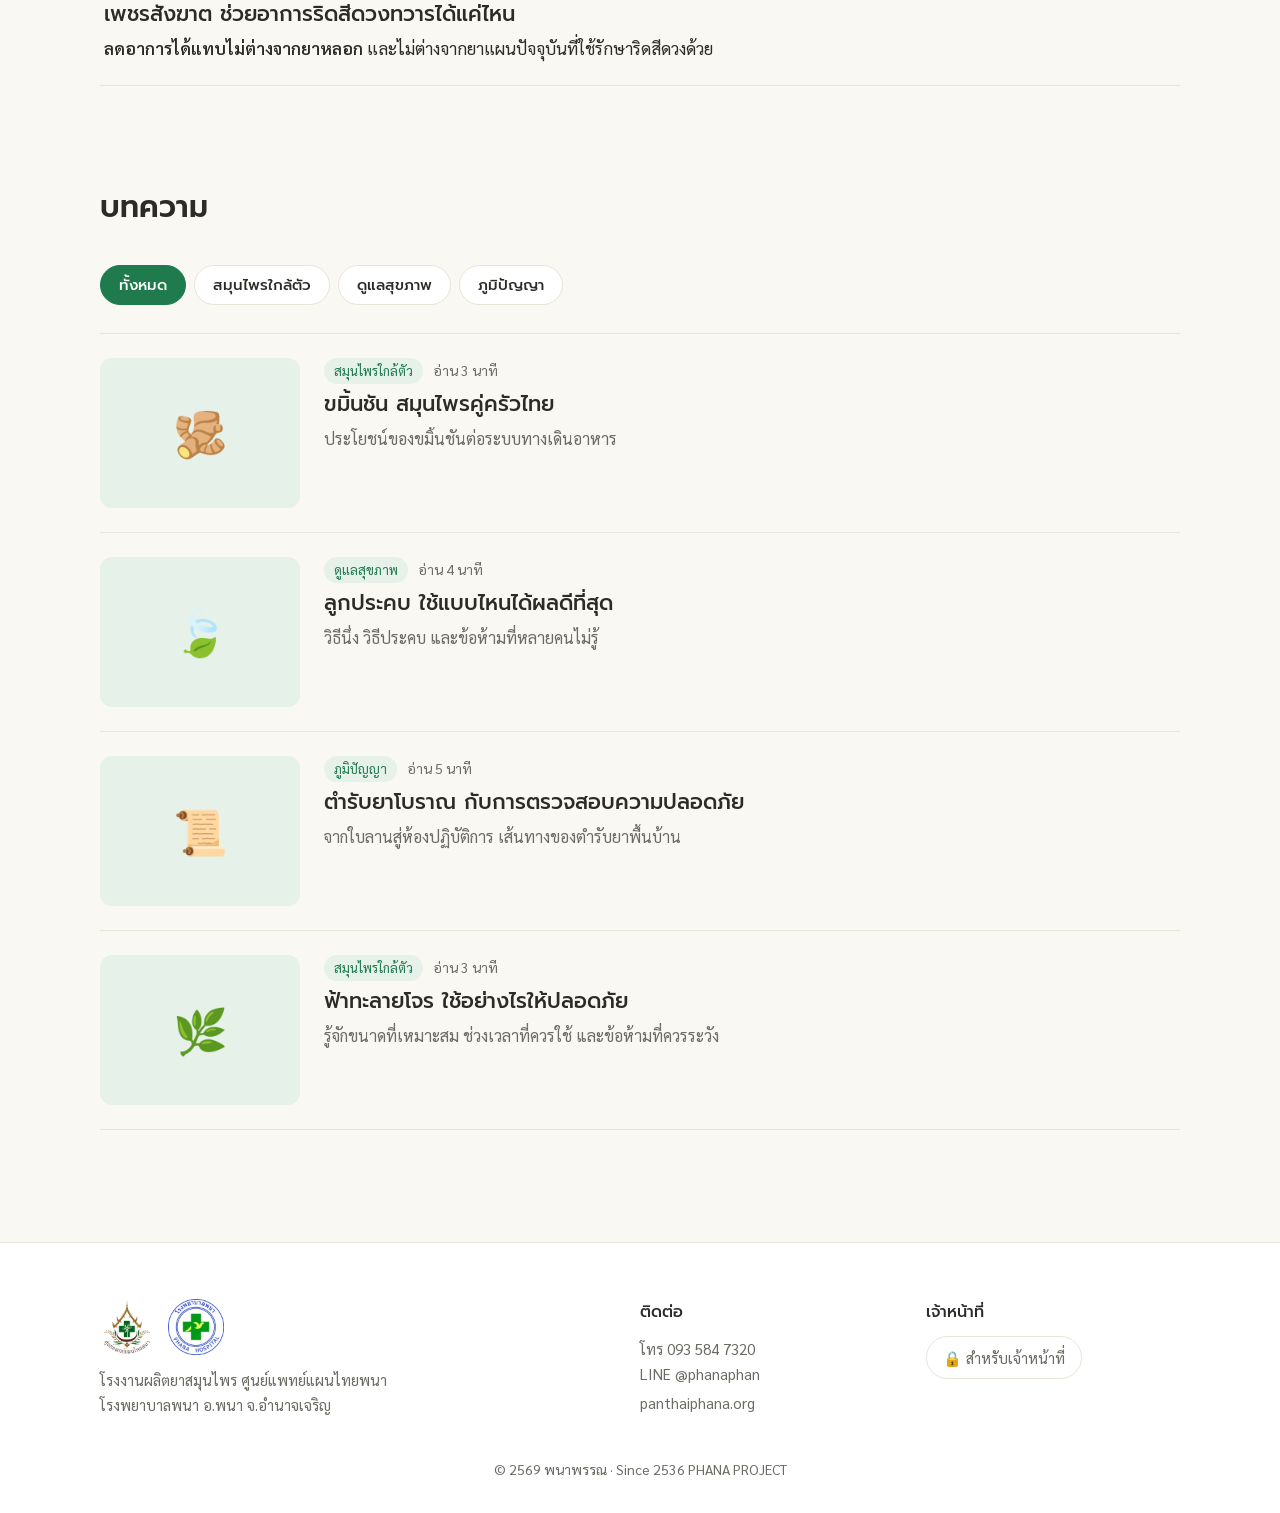
<file: knowledge.html>
<!doctype html>
<html lang="th">
<head>
<meta charset="utf-8">
<meta name="viewport" content="width=device-width, initial-scale=1">
<title>คลังความรู้ | พนาพรรณ</title>
<meta name="description" content="บทความความรู้สมุนไพรสำหรับคนทั่วไป">
<link rel="icon" href="assets/logo-center.png">
<link rel="preconnect" href="https://fonts.googleapis.com">
<link rel="preconnect" href="https://fonts.gstatic.com" crossorigin>
<link href="https://fonts.googleapis.com/css2?family=Prompt:wght@400;500;600&family=Sarabun:wght@400;500;600&display=swap" rel="stylesheet">
<link rel="stylesheet" href="assets/style.css?v=20261105z">
<link rel="stylesheet" href="assets/research.css?v=20261105z">
</head>
<body data-page="knowledge">
<div id="site-header"></div>

<main>
<div class="page-hero">
  <div class="leaves" id="leaves" data-few="1"></div>
  <div class="wrap">
    <div class="crumb" id="crumb"><a href="index.html">หน้าแรก</a> / คลังความรู้</div>
    <h1 id="a-title">คลังความรู้</h1>
    <p>ความรู้เรื่องสมุนไพรและการดูแลสุขภาพ อ่านง่าย ใช้ได้จริง</p>
    <input class="search" id="k-search" type="search" placeholder="🔍 ค้นหาความรู้ เช่น ขมิ้นชัน ปวดเข่า" aria-label="ค้นหาความรู้และสรุปงานวิจัย">
  </div>
</div>

<div class="wrap">
  <section class="rl" id="research-list" hidden>
    <div class="head"><div><h2>สรุปงานวิจัย</h2><p class="rl-sub">งานวิจัยสมุนไพรสรุปให้อ่านเร็ว มีที่มาทุกข้อ</p></div></div>
    <ul class="rl-list"></ul>
    <p class="empty" id="rl-empty" hidden>ไม่พบสรุปงานวิจัยที่ค้นหา</p>
  </section>
  <section>
    <div class="head"><h2>บทความ</h2></div>
    <div class="tools"><div class="chips" id="tag-chips"></div></div>
    <div id="article-list"></div>
    <p class="empty" id="k-empty" hidden>ไม่พบบทความที่ค้นหา</p>
  </section>
</div>
</main>

<div id="site-footer"></div>
<script src="assets/data.js?v=20261105z"></script>
<script src="assets/plai.js?v=20261105z"></script>
<script src="assets/main.js?v=20261105z"></script>
<script src="research/index.js?v=20261105z"></script>
<script src="assets/research-list.js?v=20261105z"></script>
</body>
</html>
</file>
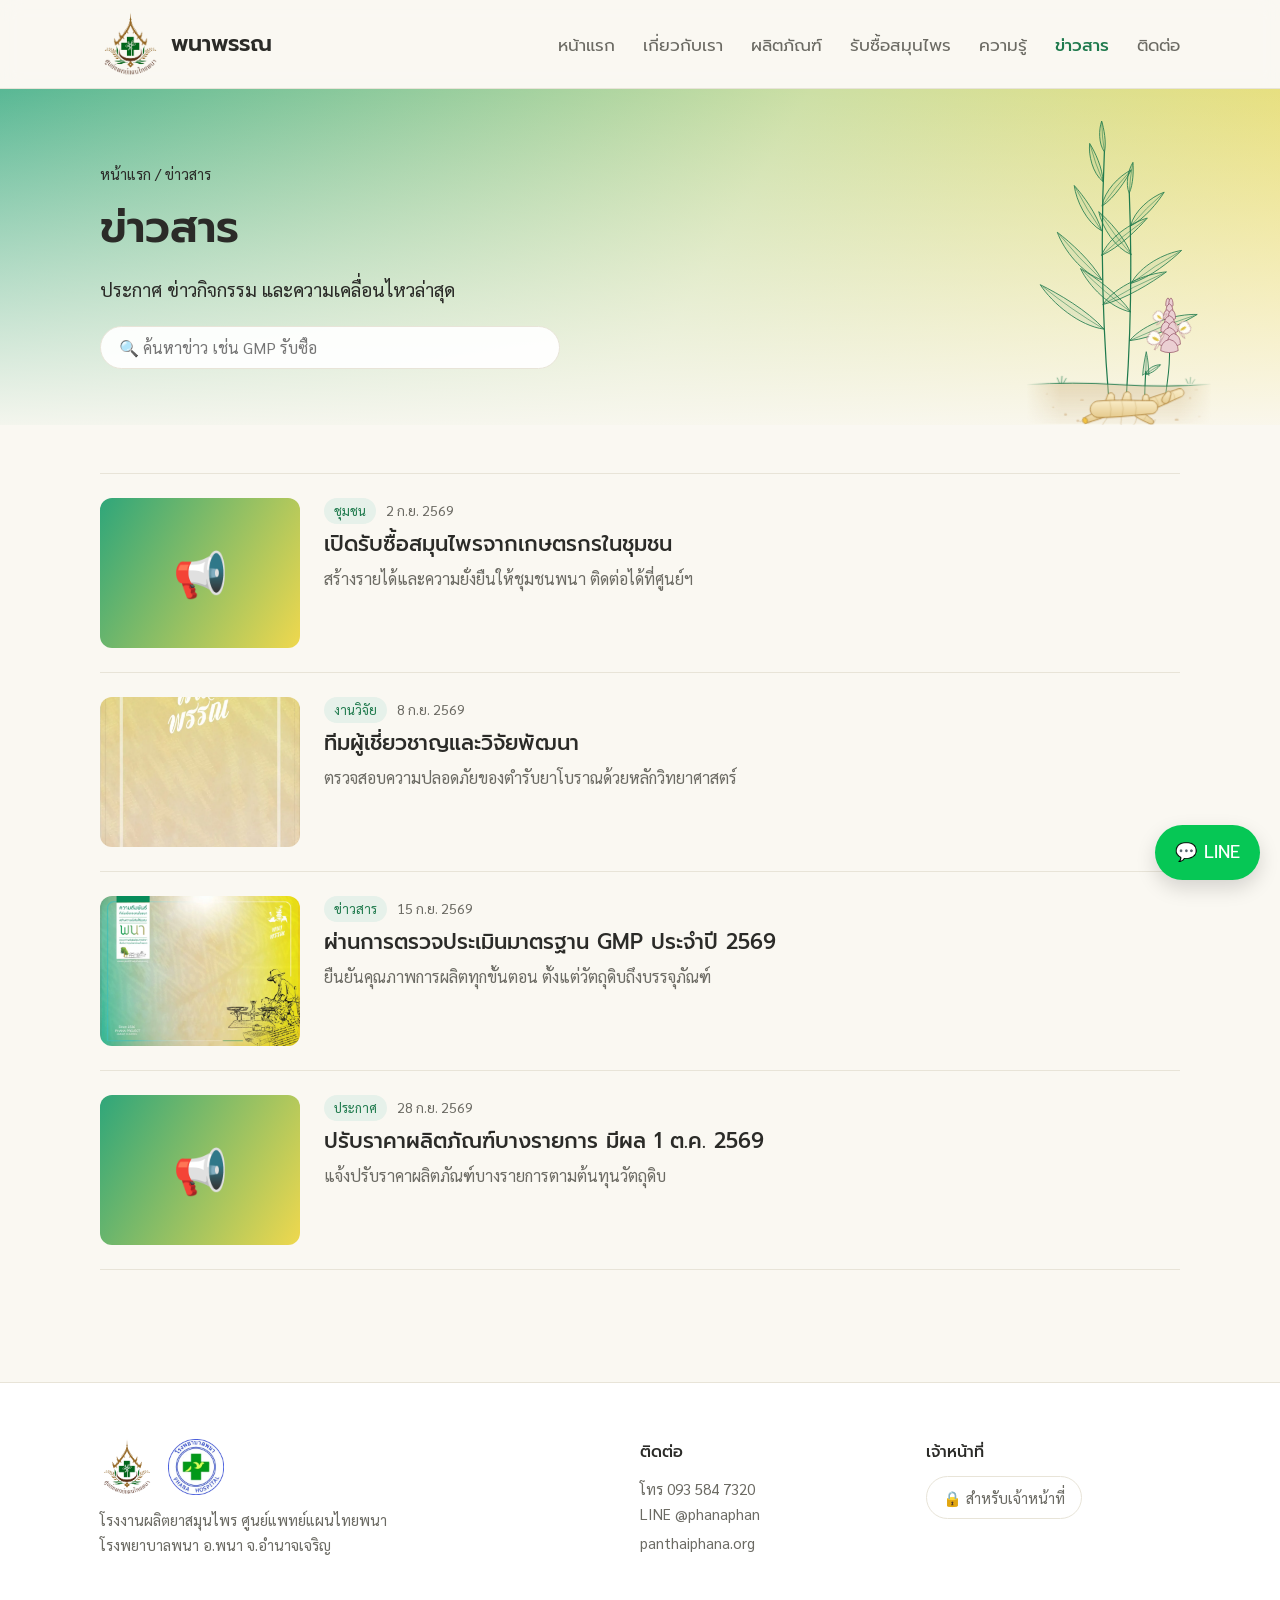
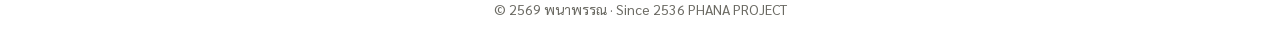
<file: news.html>
<!doctype html>
<html lang="th">
<head>
<meta charset="utf-8">
<meta name="viewport" content="width=device-width, initial-scale=1">
<title>ข่าวสาร | พนาพรรณ</title>
<meta name="description" content="ข่าวสารและประกาศจากศูนย์แพทย์แผนไทยพนา">
<link rel="icon" href="assets/logo-center.png">
<link rel="preconnect" href="https://fonts.googleapis.com">
<link rel="preconnect" href="https://fonts.gstatic.com" crossorigin>
<link href="https://fonts.googleapis.com/css2?family=Prompt:wght@400;500;600&family=Sarabun:wght@400;500&display=swap" rel="stylesheet">
<link rel="stylesheet" href="assets/style.css?v=20261105z">
</head>
<body data-page="news">
<div id="site-header"></div>

<main>
<div class="page-hero">
  <div class="leaves" id="leaves" data-few="1"></div>
  <div class="wrap">
    <div class="crumb" id="crumb"><a href="index.html">หน้าแรก</a> / ข่าวสาร</div>
    <h1 id="a-title">ข่าวสาร</h1>
    <p>ประกาศ ข่าวกิจกรรม และความเคลื่อนไหวล่าสุด</p>
    <input class="search" id="n-search" type="search" placeholder="🔍 ค้นหาข่าว เช่น GMP รับซื้อ" aria-label="ค้นหาข่าวสาร">
  </div>
</div>

<div class="wrap">
  <section>
    <div id="news-list"></div>
    <p class="empty" id="n-empty" hidden>ไม่พบข่าวที่ค้นหา</p>
  </section>
</div>
</main>

<div id="site-footer"></div>
<script src="assets/data.js?v=20261105z"></script>
<script src="assets/plai.js?v=20261105z"></script>
<script src="assets/main.js?v=20261105z"></script>
</body>
</html>
</file>
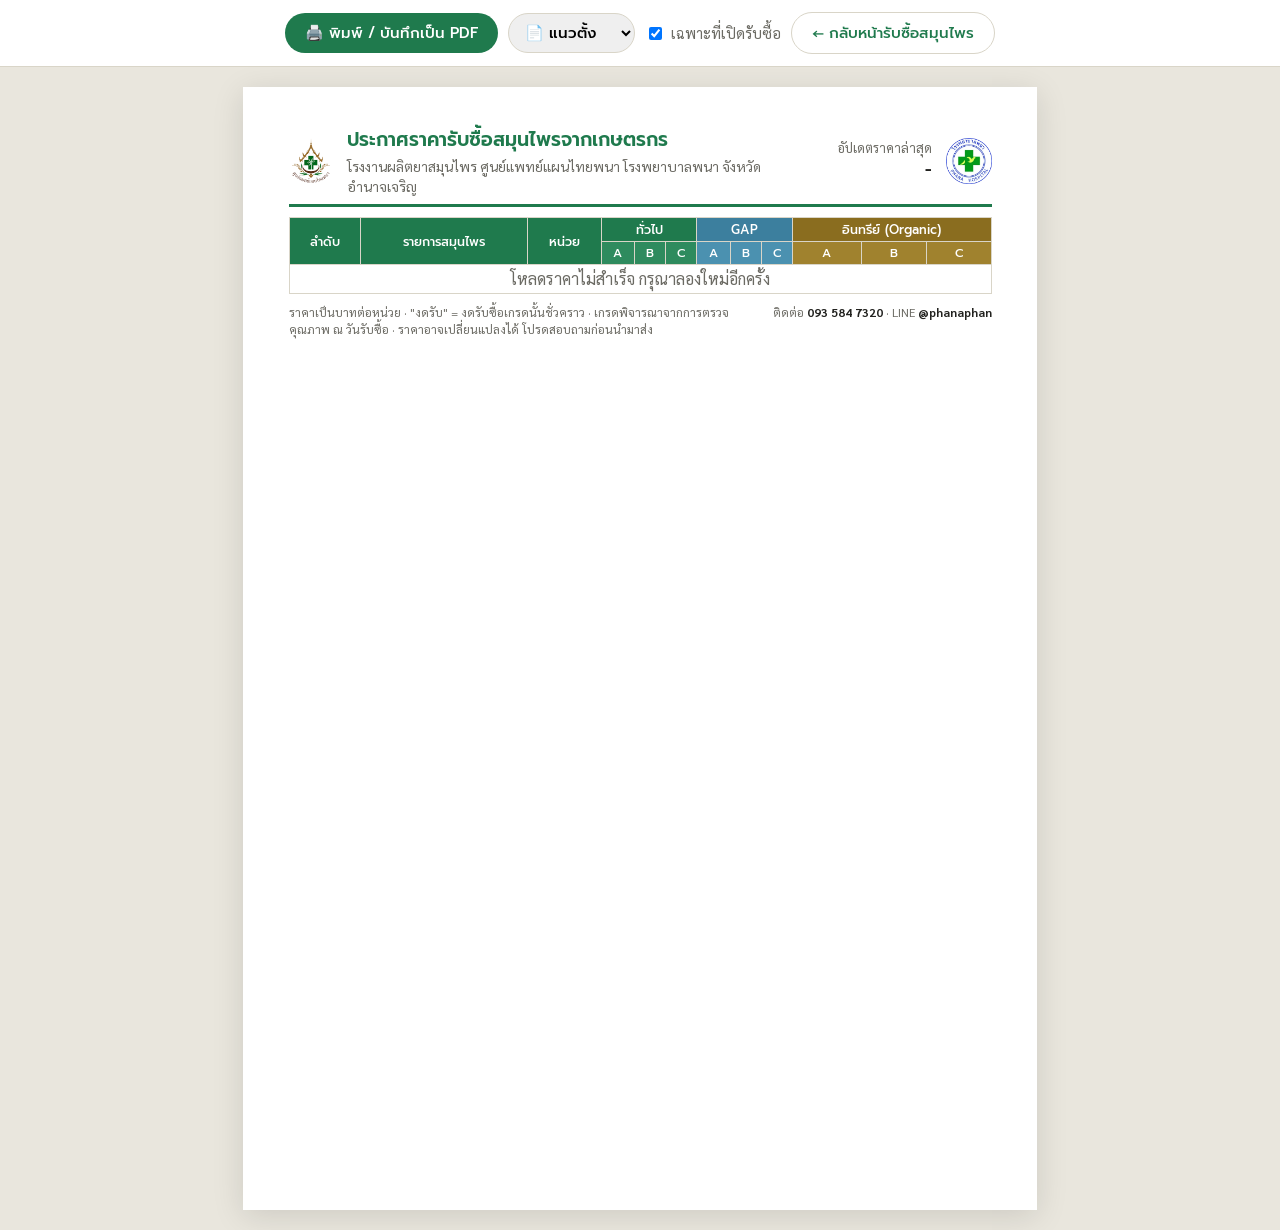
<file: price-sheet.html>
<!doctype html>
<html lang="th">
<head>
<meta charset="utf-8">
<meta name="viewport" content="width=device-width, initial-scale=1">
<title>ประกาศราคารับซื้อสมุนไพร | พนาพรรณ</title>
<link rel="icon" href="assets/logo-center.png">
<link rel="preconnect" href="https://fonts.googleapis.com">
<link rel="preconnect" href="https://fonts.gstatic.com" crossorigin>
<link href="https://fonts.googleapis.com/css2?family=Prompt:wght@500;600&family=Sarabun:wght@400;500;600&display=swap" rel="stylesheet">
<style id="page-size">@page { size: A4 portrait; margin: 10mm; }</style>
<style>
  :root { --green: #1F7A4D; --soft: #E6F1EA; --gold: #C99A2E; --line: #D9D5C8; --muted: #6B6A63; }
  * { box-sizing: border-box; }
  body { margin: 0; background: #E9E6DD; color: #22221F; font: 13px/1.45 "Sarabun", sans-serif; }
  .bar { position: sticky; top: 0; z-index: 2; display: flex; gap: 10px; align-items: center; justify-content: center; flex-wrap: wrap;
         padding: 12px 16px; background: #fff; border-bottom: 1px solid var(--line); font-size: 15px; }
  .bar button, .bar a { font: 500 15px "Prompt", sans-serif; border-radius: 999px; padding: 9px 20px; cursor: pointer; text-decoration: none; }
  .bar button { background: var(--green); color: #fff; border: 0; }
  .bar a { color: var(--green); border: 1px solid var(--line); }
  .bar label { display: inline-flex; gap: 6px; align-items: center; color: var(--muted); }
  .sheet { width: 210mm; min-height: 297mm; margin: 20px auto; padding: 10mm 12mm; background: #fff; box-shadow: 0 6px 30px rgba(0,0,0,.12); }
  header { display: flex; align-items: center; gap: 14px; padding-bottom: 8px; border-bottom: 3px solid var(--green); }
  header img { height: 58px; }
  header .t { flex: 1; }
  h1 { font: 600 22px "Prompt", sans-serif; margin: 0; color: var(--green); }
  header p { margin: 2px 0 0; color: var(--muted); font-size: 14px; }
  .date { text-align: right; font-size: 13px; color: var(--muted); }
  .date b { display: block; font: 600 16px "Prompt", sans-serif; color: #22221F; }
  table { width: 100%; border-collapse: collapse; margin-top: 10px; font-variant-numeric: tabular-nums; }
  th, td { border: 1px solid var(--line); padding: 3px 6px; }
  thead th { background: var(--green); color: #fff; font: 500 12.5px "Prompt", sans-serif; text-align: center; }
  thead tr:nth-child(2) th { background: #2E8B5E; font-size: 12px; }
  thead th.gap { background: #3C7F9E; } thead tr:nth-child(2) th.gap { background: #4B91B0; }
  thead th.org { background: #8A6D1F; } thead tr:nth-child(2) th.org { background: #A0822E; }
  tbody tr:nth-child(even) td { background: #F8F7F2; }
  td.n { text-align: center; color: var(--muted); width: 28px; }
  td.name { font-weight: 500; }
  td.u { text-align: center; color: var(--muted); width: 70px; }
  td.p { text-align: right; width: 54px; }
  td.p.a { font-weight: 600; }
  td.x { text-align: center; color: #B0AEA4; font-size: 11px; }
  tr.closed td { color: #A9A79E !important; }
  thead { display: table-header-group; }
  tr { break-inside: avoid; }
  footer { margin-top: 10px; display: flex; justify-content: space-between; gap: 16px; font-size: 12px; color: var(--muted); }
  footer b { color: #22221F; }
  .msg { text-align: center; padding: 40px; color: var(--muted); font-size: 16px; }
  body.land .sheet { width: 297mm; min-height: 210mm; }
  /* Portrait is narrower: tighten the table so all 12 columns fit */
  body:not(.land) table { font-size: 11.5px; }
  body:not(.land) th, body:not(.land) td { padding: 2px 4px; }
  body:not(.land) td.p { width: 38px; }
  body:not(.land) td.u { width: 52px; }
  body:not(.land) header img { height: 46px; }
  body:not(.land) h1 { font-size: 19px; }
  .bar select { font: 500 15px "Prompt", sans-serif; padding: 7px 12px; border-radius: 999px; border: 1px solid var(--line); }
  @media print {
    body { background: #fff; }
    .bar { display: none; }
    .sheet { width: auto; min-height: 0; margin: 0; padding: 0; box-shadow: none; }
    * { -webkit-print-color-adjust: exact; print-color-adjust: exact; }
  }
  @media (max-width: 1150px) { .sheet { transform-origin: top left; } }
</style>
</head>
<body>
<div class="bar">
  <button onclick="print()">🖨️ พิมพ์ / บันทึกเป็น PDF</button>
  <select id="orient" aria-label="แนวกระดาษ">
    <option value="portrait">📄 แนวตั้ง</option>
    <option value="landscape">📃 แนวนอน</option>
  </select>
  <label><input type="checkbox" id="only-open" checked autocomplete="off"> เฉพาะที่เปิดรับซื้อ</label>
  <a href="farmers.html">← กลับหน้ารับซื้อสมุนไพร</a>
</div>

<div class="sheet" id="sheet">
  <header>
    <img src="assets/logo-center.png" alt="ศูนย์แพทย์แผนไทยพนา">
    <div class="t">
      <h1>ประกาศราคารับซื้อสมุนไพรจากเกษตรกร</h1>
      <p>โรงงานผลิตยาสมุนไพร ศูนย์แพทย์แผนไทยพนา โรงพยาบาลพนา จังหวัดอำนาจเจริญ <span id="year"></span></p>
    </div>
    <div class="date">อัปเดตราคาล่าสุด<b id="updated">-</b></div>
    <img src="assets/logo-hospital.webp" alt="โรงพยาบาลพนา">
  </header>

  <table>
    <thead>
      <tr><th rowspan="2">ลำดับ</th><th rowspan="2">รายการสมุนไพร</th><th rowspan="2">หน่วย</th>
          <th colspan="3">ทั่วไป</th><th colspan="3" class="gap">GAP</th><th colspan="3" class="org">อินทรีย์ (Organic)</th></tr>
      <tr><th>A</th><th>B</th><th>C</th><th class="gap">A</th><th class="gap">B</th><th class="gap">C</th><th class="org">A</th><th class="org">B</th><th class="org">C</th></tr>
    </thead>
    <tbody id="rows"><tr><td colspan="12" class="msg">กำลังโหลดราคา…</td></tr></tbody>
  </table>

  <footer>
    <div>ราคาเป็นบาทต่อหน่วย · "งดรับ" = งดรับซื้อเกรดนั้นชั่วคราว · เกรดพิจารณาจากการตรวจคุณภาพ ณ วันรับซื้อ · ราคาอาจเปลี่ยนแปลงได้ โปรดสอบถามก่อนนำมาส่ง</div>
    <div style="white-space:nowrap">ติดต่อ <b id="phone"></b> · LINE <b id="line"></b></div>
  </footer>
</div>

<script src="assets/data.js?v=20261105z"></script>
<script src="assets/main.js?v=20261105z"></script>
<script>
  // Builds the A4 price table from the same sheet data the website uses.
  const TYPES = ['normal', 'gap', 'organic'];
  const money = v => v.toLocaleString('th-TH', { minimumFractionDigits: v % 1 ? 1 : 0, maximumFractionDigits: 2 });
  const isOpen = h => TYPES.some(t => Object.values(h.cells[t] || {}).some(c => c.open));
  function draw(failed) {
    document.getElementById('updated').textContent = SITE.herbsUpdated || '-';
    document.getElementById('year').textContent = SITE.herbsYear ? '· ' + SITE.herbsYear : '';
    document.getElementById('phone').textContent = SITE.phone;
    document.getElementById('line').textContent = SITE.line;
    const only = document.getElementById('only-open').checked;
    const list = HERB_PRICES.filter(h => !only || isOpen(h));
    const body = document.getElementById('rows');
    if (!HERB_PRICES.length) {
      body.innerHTML = `<tr><td colspan="12" class="msg">${failed ? 'โหลดราคาไม่สำเร็จ กรุณาลองใหม่อีกครั้ง' : 'กำลังโหลดราคา…'}</td></tr>`;
      return;
    }
    body.innerHTML = list.map((h, i) => {
      const cells = TYPES.map(t => ['A', 'B', 'C'].map(g => {
        const c = h.cells[t]?.[g];
        if (!c) return '<td class="x">–</td>';
        return c.open ? `<td class="p${g === 'A' ? ' a' : ''}">${money(c.price)}</td>` : '<td class="x">งดรับ</td>';
      }).join('')).join('');
      return `<tr class="${isOpen(h) ? '' : 'closed'}"><td class="n">${i + 1}</td><td class="name">${esc(h.name)}</td><td class="u">${esc(h.unit || 'กก.')}</td>${cells}</tr>`;
    }).join('');
  }
  document.getElementById('only-open').addEventListener('change', () => draw());
  // Paper orientation: portrait by default, remembered per browser
  const orient = document.getElementById('orient');
  const setOrient = o => {
    orient.value = o;
    document.body.classList.toggle('land', o === 'landscape');
    document.getElementById('page-size').textContent = `@page { size: A4 ${o}; margin: 10mm; }`;
    try { localStorage.setItem('price-sheet-orient', o); } catch { /* ignore */ }
  };
  let saved = 'portrait';
  try { saved = localStorage.getItem('price-sheet-orient') || 'portrait'; } catch { /* ignore */ }
  setOrient(saved);
  orient.addEventListener('change', () => setOrient(orient.value));
  try { const c = readCache(); if (c) applySheets(JSON.parse(c)); } catch { /* ignore */ }
  draw();
  fetchSheets().then(raw => {
    if (raw) { writeCache(JSON.stringify(raw)); applySheets(raw); }
    draw(!HERB_PRICES.length);
  });
</script>
</body>
</html>
</file>
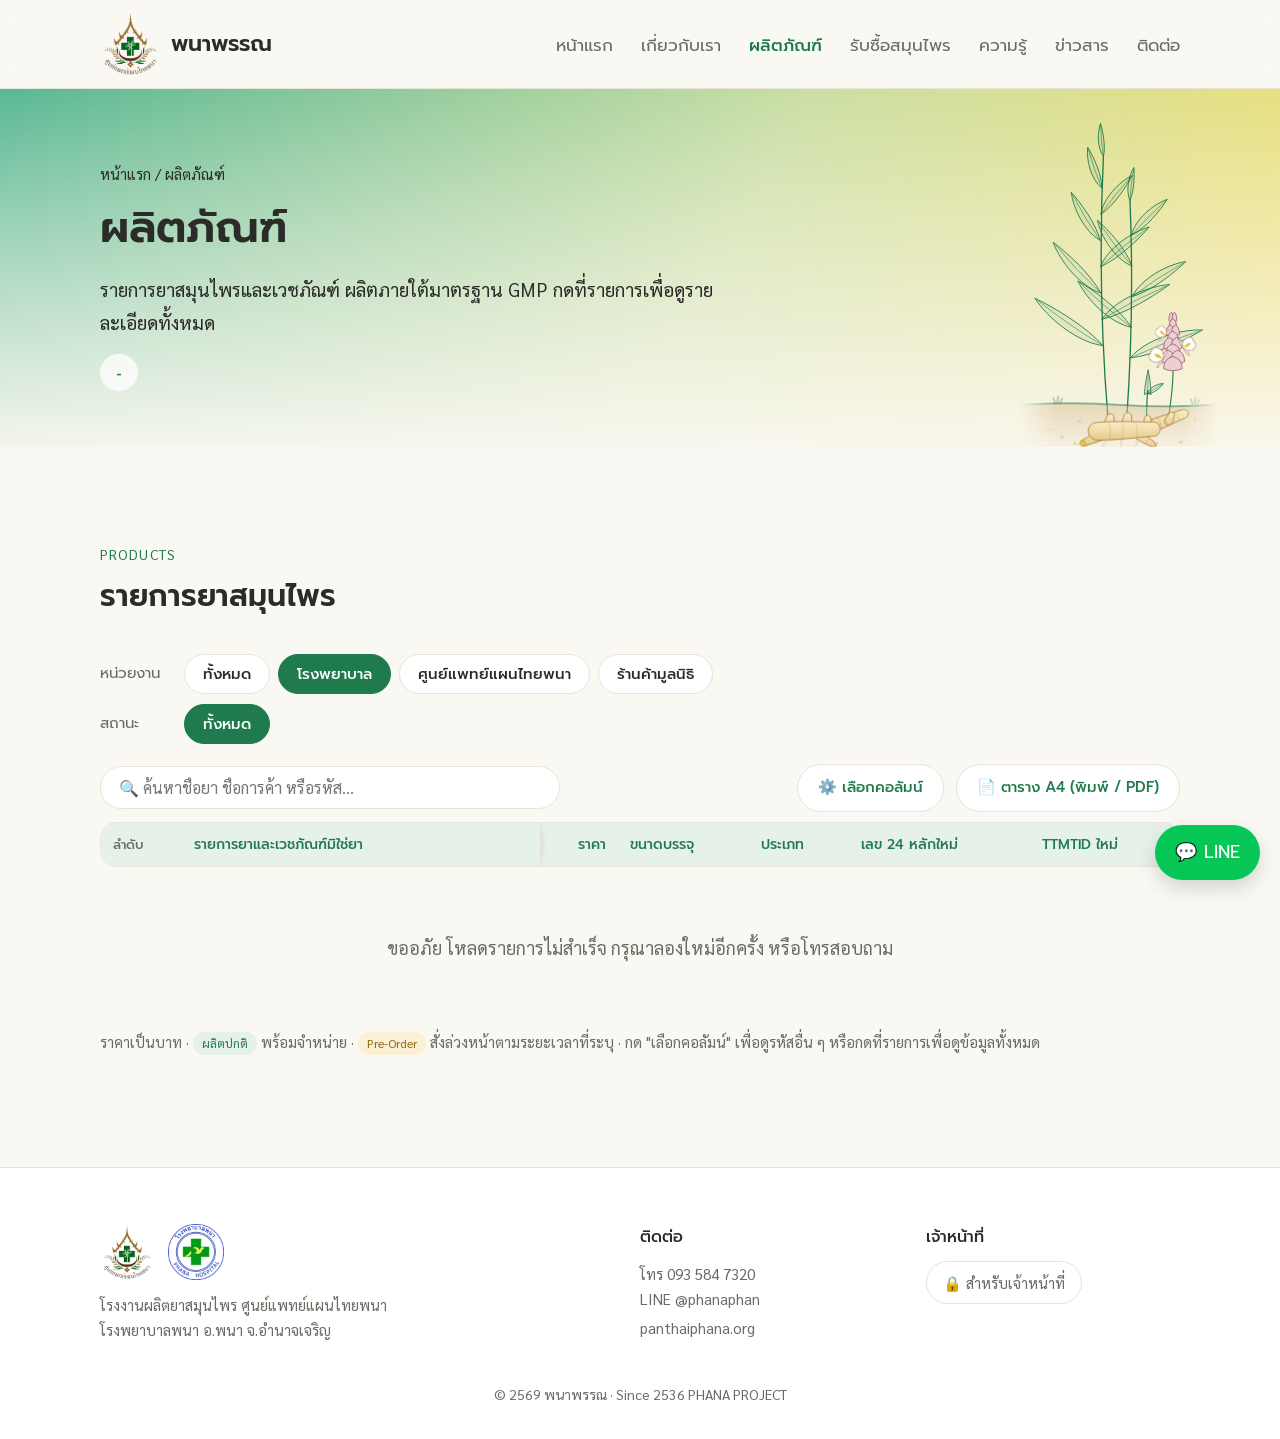
<file: products.html>
<!doctype html>
<html lang="th">
<head>
<meta charset="utf-8">
<meta name="viewport" content="width=device-width, initial-scale=1">
<title>ผลิตภัณฑ์ | พนาพรรณ</title>
<meta name="description" content="ผลิตภัณฑ์ยาสมุนไพรและราคา">
<link rel="icon" href="assets/logo-center.png">
<link rel="preconnect" href="https://fonts.googleapis.com">
<link rel="preconnect" href="https://fonts.gstatic.com" crossorigin>
<link href="https://fonts.googleapis.com/css2?family=Prompt:wght@400;500;600&family=Sarabun:wght@400;500&display=swap" rel="stylesheet">
<link rel="stylesheet" href="assets/style.css?v=20261105z">
</head>
<body data-page="products">
<div id="site-header"></div>

<main>
<div class="page-hero">
  <div class="leaves" id="leaves" data-few="1"></div>
  <div class="wrap">
    <div class="crumb" id="crumb"><a href="index.html">หน้าแรก</a> / ผลิตภัณฑ์</div>
    <h1 id="a-title">ผลิตภัณฑ์</h1>
    <p>รายการยาสมุนไพรและเวชภัณฑ์ ผลิตภายใต้มาตรฐาน GMP กดที่รายการเพื่อดูรายละเอียดทั้งหมด</p>
    <div class="updated"><b id="d-updated">-</b></div>
  </div>
</div>

<div class="wrap">
  <section class="feature" id="d-feature" hidden></section>

  <section>
    <div class="head"><div><div class="eyebrow">PRODUCTS</div><h2>รายการยาสมุนไพร</h2></div></div>
    <div class="filters">
      <div class="f-row"><span class="f-label">หน่วยงาน</span><div class="chips" id="d-unit"></div></div>
      <div class="f-row"><span class="f-label">สถานะ</span><div class="chips" id="d-status"></div></div>
    </div>
    <div class="row-between tools-2 d-tools">
      <input class="search" id="d-search" type="search" placeholder="🔍 ค้นหาชื่อยา ชื่อการค้า หรือรหัส..." aria-label="ค้นหาผลิตภัณฑ์">
      <details class="cols-pick" id="d-cols">
        <summary class="btn btn-ghost print-link">⚙️ เลือกคอลัมน์</summary>
        <div class="cols-pop"><div class="cols-list"></div><button type="button" class="cols-reset">คืนค่าเริ่มต้น</button></div>
      </details>
      <a class="btn btn-ghost print-link" id="d-print" href="drug-sheet.html" target="_blank" rel="noopener">📄 ตาราง A4 (พิมพ์ / PDF)</a>
    </div>
    <div class="d-count" id="d-count"></div>
    <div class="table-wrap drug-wrap">
      <table class="drugs" id="d-table">
        <thead id="d-head"></thead>
        <tbody id="d-body"></tbody>
      </table>
    </div>
    <p class="empty" id="d-empty" hidden>กำลังโหลดรายการ…</p>
    <p class="note">ราคาเป็นบาท · <span class="dstat ok">ผลิตปกติ</span> พร้อมจำหน่าย · <span class="dstat pre">Pre-Order</span> สั่งล่วงหน้าตามระยะเวลาที่ระบุ · กด "เลือกคอลัมน์" เพื่อดูรหัสอื่น ๆ หรือกดที่รายการเพื่อดูข้อมูลทั้งหมด</p>
  </section>
</div>
</main>

<div id="site-footer"></div>
<script src="assets/data.js?v=20261105z"></script>
<script src="assets/plai.js?v=20261105z"></script>
<script src="assets/main.js?v=20261105z"></script>
</body>
</html>
</file>
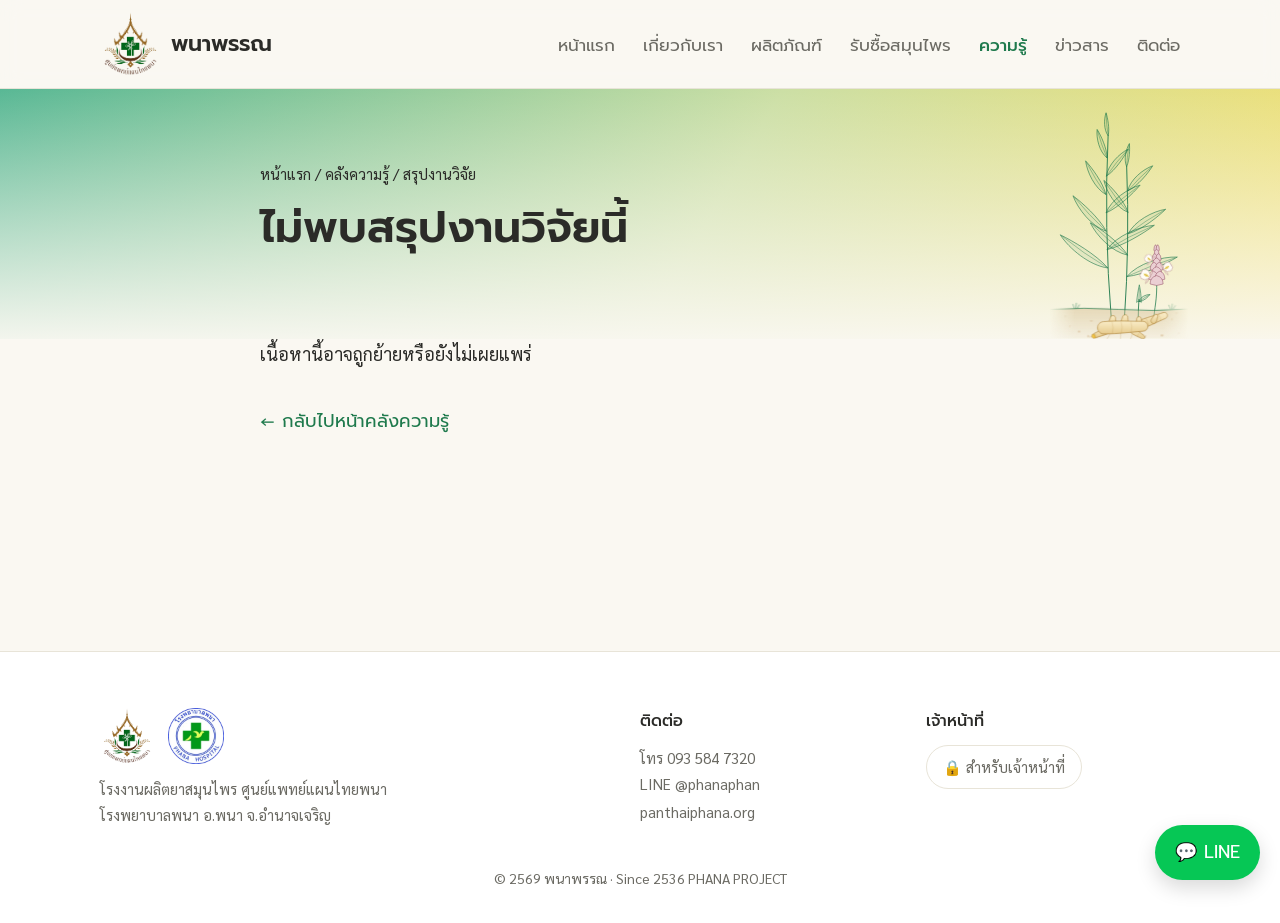
<file: research.html>
<!doctype html>
<html lang="th">
<head>
<meta charset="utf-8">
<meta name="viewport" content="width=device-width, initial-scale=1">
<title>สรุปงานวิจัย | พนาพรรณ</title>
<meta name="description" content="สรุปงานวิจัยสมุนไพรแบบหน้าเดียว อ่านง่าย มีที่มาทุกข้อ">
<!-- trial period: keep out of search engines; remove when the first page is published for real -->
<meta name="robots" content="noindex">

<link rel="icon" href="assets/logo-center.png">
<link rel="preconnect" href="https://fonts.googleapis.com">
<link rel="preconnect" href="https://fonts.gstatic.com" crossorigin>
<link href="https://fonts.googleapis.com/css2?family=Prompt:wght@400;500;600&family=Sarabun:wght@400;500;600&display=swap" rel="stylesheet">
<link rel="stylesheet" href="assets/style.css?v=20261105z">
<link rel="stylesheet" href="assets/research.css?v=20261105z">
</head>
<body data-page="knowledge">
<div id="site-header"></div>

<main>
<div class="page-hero rp-hero">
  <div class="leaves" id="leaves" data-few="1"></div>
  <div class="wrap">
    <div class="crumb"><a href="index.html">หน้าแรก</a> / <a href="knowledge.html">คลังความรู้</a> / สรุปงานวิจัย</div>
    <h1 id="rp-title">สรุปงานวิจัย</h1>
    <p class="rp-dek" id="rp-dek"></p>
    <div class="meta" id="rp-meta"></div>
  </div>
</div>

<div class="wrap">
  <div id="rp" class="rp" aria-live="polite"><p class="rp-loading">กำลังโหลดเนื้อหา</p></div>
</div>
</main>

<div id="site-footer"></div>
<script src="assets/data.js?v=20261105z"></script>
<script src="assets/plai.js?v=20261105z"></script>
<script src="assets/main.js?v=20261105z"></script>
<script src="assets/research.js?v=20261105z"></script>
</body>
</html>
</file>
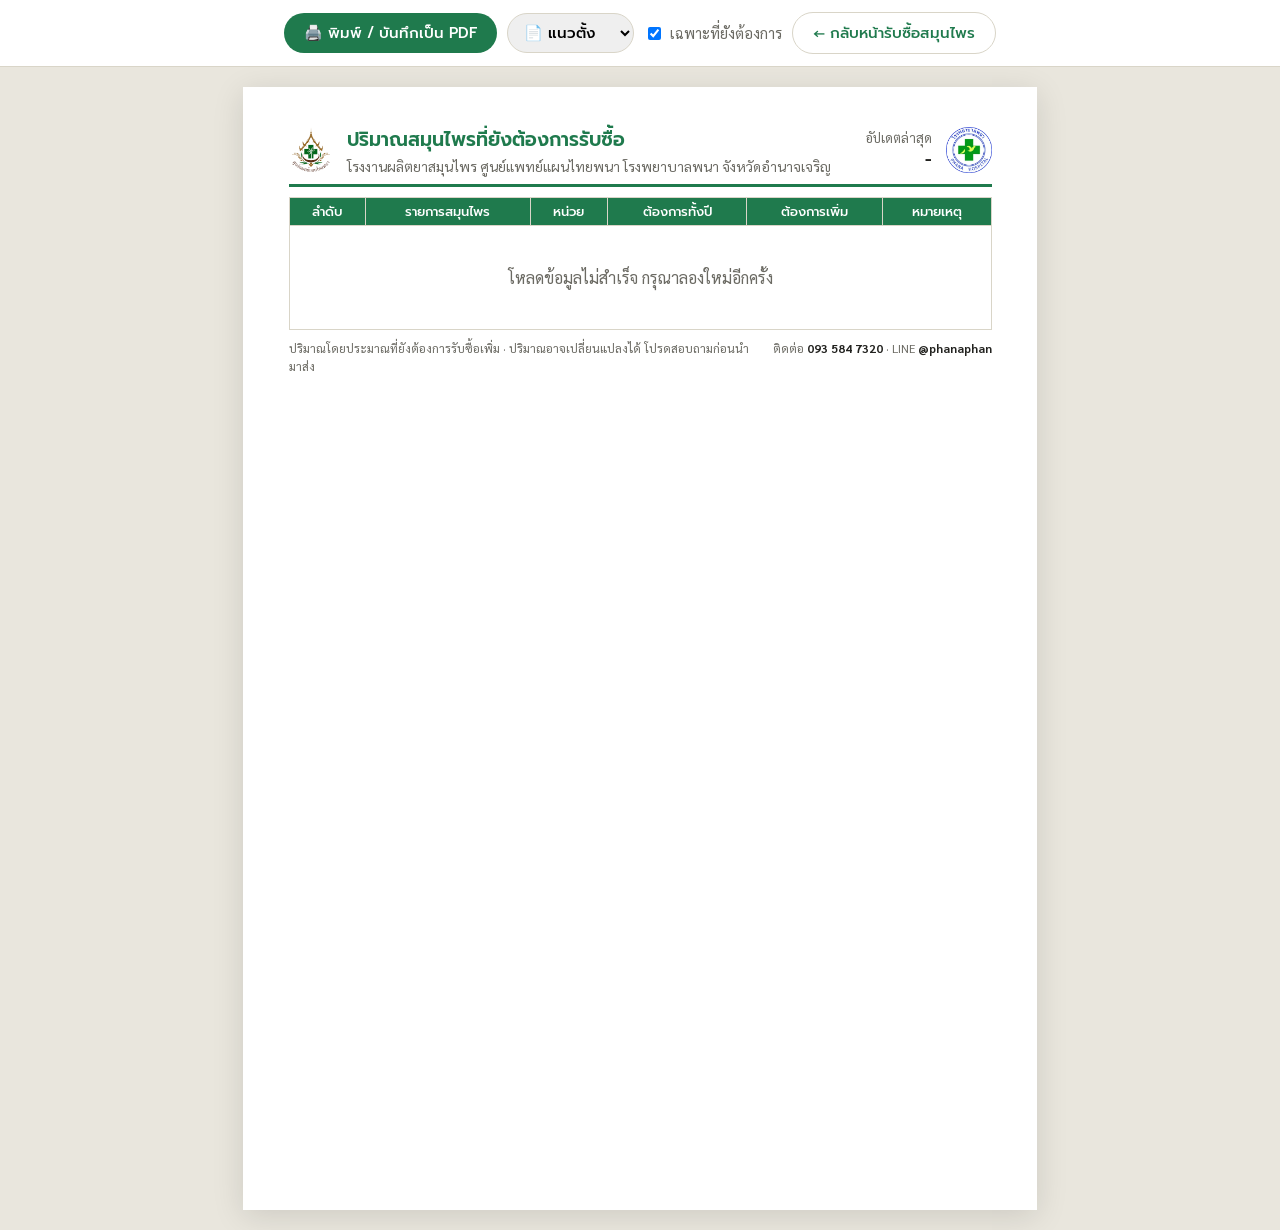
<file: wants-sheet.html>
<!doctype html>
<html lang="th">
<head>
<meta charset="utf-8">
<meta name="viewport" content="width=device-width, initial-scale=1">
<title>ปริมาณสมุนไพรที่ยังต้องการรับซื้อ | พนาพรรณ</title>
<link rel="icon" href="assets/logo-center.png">
<link rel="preconnect" href="https://fonts.googleapis.com">
<link rel="preconnect" href="https://fonts.gstatic.com" crossorigin>
<link href="https://fonts.googleapis.com/css2?family=Prompt:wght@500;600&family=Sarabun:wght@400;500;600&display=swap" rel="stylesheet">
<style id="page-size">@page { size: A4 portrait; margin: 10mm; }</style>
<style>
  :root { --green: #1F7A4D; --soft: #E6F1EA; --gold: #C99A2E; --line: #D9D5C8; --muted: #6B6A63; }
  * { box-sizing: border-box; }
  body { margin: 0; background: #E9E6DD; color: #22221F; font: 13px/1.45 "Sarabun", sans-serif; }
  .bar { position: sticky; top: 0; z-index: 2; display: flex; gap: 10px; align-items: center; justify-content: center; flex-wrap: wrap;
         padding: 12px 16px; background: #fff; border-bottom: 1px solid var(--line); font-size: 15px; }
  .bar button, .bar a { font: 500 15px "Prompt", sans-serif; border-radius: 999px; padding: 9px 20px; cursor: pointer; text-decoration: none; }
  .bar button { background: var(--green); color: #fff; border: 0; }
  .bar a { color: var(--green); border: 1px solid var(--line); }
  .bar label { display: inline-flex; gap: 6px; align-items: center; color: var(--muted); }
  .bar select { font: 500 15px "Prompt", sans-serif; padding: 7px 12px; border-radius: 999px; border: 1px solid var(--line); }
  .sheet { width: 210mm; min-height: 297mm; margin: 20px auto; padding: 10mm 12mm; background: #fff; box-shadow: 0 6px 30px rgba(0,0,0,.12); }
  header { display: flex; align-items: center; gap: 14px; padding-bottom: 8px; border-bottom: 3px solid var(--green); }
  header img { height: 46px; }
  header .t { flex: 1; }
  h1 { font: 600 19px "Prompt", sans-serif; margin: 0; color: var(--green); }
  header p { margin: 2px 0 0; color: var(--muted); font-size: 14px; }
  .date { text-align: right; font-size: 13px; color: var(--muted); }
  .date b { display: block; font: 600 16px "Prompt", sans-serif; color: #22221F; }
  table { width: 100%; border-collapse: collapse; margin-top: 10px; font-variant-numeric: tabular-nums; }
  th, td { border: 1px solid var(--line); padding: 4px 8px; }
  thead th { background: var(--green); color: #fff; font: 500 13px "Prompt", sans-serif; text-align: center; }
  tbody tr:nth-child(even) td { background: #F8F7F2; }
  td.n { text-align: center; color: var(--muted); width: 36px; }
  td.name { font-weight: 500; }
  td.u { text-align: center; color: var(--muted); width: 80px; }
  td.q { text-align: right; width: 100px; }
  td.q.t { color: #8C8A80; }
  td.q.w { font-weight: 600; color: var(--green); }
  tr.closed td { color: #A9A79E !important; }
  thead { display: table-header-group; }
  tr { break-inside: avoid; }
  footer { margin-top: 10px; display: flex; justify-content: space-between; gap: 16px; font-size: 12px; color: var(--muted); }
  footer b { color: #22221F; }
  .msg { text-align: center; padding: 40px; color: var(--muted); font-size: 16px; }
  body.land .sheet { width: 297mm; min-height: 210mm; }
  @media print {
    body { background: #fff; }
    .bar { display: none; }
    .sheet { width: auto; min-height: 0; margin: 0; padding: 0; box-shadow: none; }
    * { -webkit-print-color-adjust: exact; print-color-adjust: exact; }
  }
</style>
</head>
<body>
<div class="bar">
  <button onclick="print()">🖨️ พิมพ์ / บันทึกเป็น PDF</button>
  <select id="orient" aria-label="แนวกระดาษ">
    <option value="portrait">📄 แนวตั้ง</option>
    <option value="landscape">📃 แนวนอน</option>
  </select>
  <label><input type="checkbox" id="only-open" checked autocomplete="off"> เฉพาะที่ยังต้องการ</label>
  <a href="farmers.html">← กลับหน้ารับซื้อสมุนไพร</a>
</div>

<div class="sheet" id="sheet">
  <header>
    <img src="assets/logo-center.png" alt="ศูนย์แพทย์แผนไทยพนา">
    <div class="t">
      <h1>ปริมาณสมุนไพรที่ยังต้องการรับซื้อ</h1>
      <p>โรงงานผลิตยาสมุนไพร ศูนย์แพทย์แผนไทยพนา โรงพยาบาลพนา จังหวัดอำนาจเจริญ <span id="year"></span></p>
    </div>
    <div class="date">อัปเดตล่าสุด<b id="updated">-</b></div>
    <img src="assets/logo-hospital.webp" alt="โรงพยาบาลพนา">
  </header>

  <table>
    <thead>
      <tr><th>ลำดับ</th><th>รายการสมุนไพร</th><th>หน่วย</th><th>ต้องการทั้งปี</th><th>ต้องการเพิ่ม</th><th>หมายเหตุ</th></tr>
    </thead>
    <tbody id="rows"><tr><td colspan="6" class="msg">กำลังโหลดข้อมูล…</td></tr></tbody>
  </table>

  <footer>
    <div>ปริมาณโดยประมาณที่ยังต้องการรับซื้อเพิ่ม · ปริมาณอาจเปลี่ยนแปลงได้ โปรดสอบถามก่อนนำมาส่ง</div>
    <div style="white-space:nowrap">ติดต่อ <b id="phone"></b> · LINE <b id="line"></b></div>
  </footer>
</div>

<script src="assets/data.js?v=20261105z"></script>
<script src="assets/main.js?v=20261105z"></script>
<script>
  // Builds the A4 wanted-quantity table from the same sheet data the website uses.
  const num = v => Number(String(v).replace(/,/g, ''));
  const show = v => !v ? '' : isNaN(num(v)) ? esc(v) : num(v).toLocaleString('th-TH');
  function draw(failed) {
    document.getElementById('updated').textContent = SITE.wantsUpdated || '-';
    document.getElementById('year').textContent = SITE.herbsYear ? '· ' + SITE.herbsYear : '';
    document.getElementById('phone').textContent = SITE.phone;
    document.getElementById('line').textContent = SITE.line;
    const only = document.getElementById('only-open').checked;
    const list = HERB_WANTS.filter(w => !only || num(w.qty) !== 0);
    const body = document.getElementById('rows');
    if (!HERB_WANTS.length) {
      body.innerHTML = `<tr><td colspan="6" class="msg">${failed ? 'โหลดข้อมูลไม่สำเร็จ กรุณาลองใหม่อีกครั้ง' : 'กำลังโหลดข้อมูล…'}</td></tr>`;
      return;
    }
    body.innerHTML = list.map((w, i) => {
      const done = num(w.qty) === 0;
      return `<tr class="${done ? 'closed' : ''}"><td class="n">${i + 1}</td><td class="name">${esc(w.name)}</td><td class="u">${esc(w.unit || 'กิโลกรัม')}</td>
        <td class="q t">${show(w.total)}</td><td class="q w">${done ? 'ครบแล้ว' : show(w.qty)}</td><td>${esc(w.note)}</td></tr>`;
    }).join('');
  }
  document.getElementById('only-open').addEventListener('change', () => draw());
  // Paper orientation: portrait by default, remembered per browser
  const orient = document.getElementById('orient');
  const setOrient = o => {
    orient.value = o;
    document.body.classList.toggle('land', o === 'landscape');
    document.getElementById('page-size').textContent = `@page { size: A4 ${o}; margin: 10mm; }`;
    try { localStorage.setItem('wants-sheet-orient', o); } catch { /* ignore */ }
  };
  let saved = 'portrait';
  try { saved = localStorage.getItem('wants-sheet-orient') || 'portrait'; } catch { /* ignore */ }
  setOrient(saved);
  orient.addEventListener('change', () => setOrient(orient.value));
  try { const c = readCache(); if (c) applySheets(JSON.parse(c)); } catch { /* ignore */ }
  draw();
  fetchSheets().then(raw => {
    if (raw) { writeCache(JSON.stringify(raw)); applySheets(raw); }
    draw(!HERB_WANTS.length);
  });
</script>
</body>
</html>
</file>
<file: assets/style.css>
:root {
  --bg: #FAF8F2;
  --surface: #FFFFFF;
  --text: #2B2B28;
  --muted: #6B6A63;
  --green: #1F7A4D;
  --green-soft: #E6F1EA;
  --gold: #E3C94A;
  --line: #E8E4D8;
  --radius: 16px;
}
* { box-sizing: border-box; }
html { scroll-behavior: smooth; }
body {
  margin: 0; background: var(--bg); color: var(--text);
  font: 18px/1.7 "Sarabun", sans-serif;
}
h1, h2, h3, .brand, .btn, nav a { font-family: "Prompt", sans-serif; }
a { color: inherit; text-decoration: none; }
:focus-visible { outline: 3px solid var(--green); outline-offset: 3px; border-radius: 6px; }
img { max-width: 100%; display: block; }
.wrap { max-width: 1120px; margin: 0 auto; padding: 0 20px; }

/* Header */
header {
  position: sticky; top: 0; z-index: 20;
  background: rgba(250, 248, 242, .85); backdrop-filter: blur(10px);
  border-bottom: 1px solid var(--line);
}
.bar { display: flex; align-items: center; justify-content: space-between; height: 88px; }
.brand { display: flex; align-items: center; gap: 10px; font-weight: 600; font-size: 22px; }
.brand img { height: 64px; width: auto; }
nav ul { display: flex; gap: 28px; list-style: none; margin: 0; padding: 0; }
nav a { font-size: 17px; color: var(--muted); transition: color .2s; }
nav a:hover { color: var(--green); }
.menu-btn { display: none; background: none; border: 0; font-size: 26px; cursor: pointer; color: var(--text); }

/* Hero */
.hero {
  position: relative; overflow: hidden;
  background: linear-gradient(120deg, #2FA67A 0%, #BFD78E 50%, #EFD84E 100%);
}
.hero::after {
  content: ""; position: absolute; inset: 0;
  background: linear-gradient(180deg, rgba(255,255,255,.15), rgba(250,248,242,.95) 95%);
}
.hero .wrap { position: relative; z-index: 2; padding-top: 96px; padding-bottom: 120px; }
.script { width: 220px; filter: invert(1) brightness(2); opacity: .95; margin-bottom: 24px; }
.hero h1 { font-size: clamp(32px, 5vw, 52px); line-height: 1.25; margin: 0 0 16px; font-weight: 600; }
.hero p { font-size: 20px; color: var(--text); max-width: 520px; margin: 0 0 32px; }
.actions { display: flex; gap: 12px; flex-wrap: wrap; }
.btn {
  display: inline-block; padding: 14px 28px; border-radius: 999px;
  font-size: 16px; font-weight: 500; transition: transform .2s, box-shadow .2s;
}
.btn:hover { transform: translateY(-2px); box-shadow: 0 8px 20px rgba(31,122,77,.2); }
.btn-primary { background: var(--green); color: #fff; }
.btn-ghost { background: rgba(255,255,255,.7); color: var(--green); }

.badges { list-style: none; display: flex; flex-wrap: wrap; gap: 10px 24px; margin: 36px 0 0; padding: 0; color: var(--green); font-family: "Prompt", sans-serif; font-weight: 500; font-size: 16px; }

/* Growing plai plant */
.leaves { position: absolute; z-index: 1; pointer-events: none; right: 3%; bottom: 0; top: 4%; width: min(46%, 520px); }
.leaves svg { width: 100%; height: 100%; overflow: visible; }
.draw path, .draw ellipse { stroke-dasharray: 1; stroke-dashoffset: 1; animation: draw var(--t) ease-out var(--d) forwards; }
.leafy path:first-child { fill-opacity: 0; animation: draw var(--t) ease-out var(--d) forwards, fillin .8s ease var(--d) forwards; }
.draw ellipse { fill-opacity: 0; animation: draw var(--t) ease-out var(--d) forwards, fillin .6s ease calc(var(--d) + .3s) forwards; }
.bloom { opacity: 0; transform-box: fill-box; transform-origin: 50% 100%; animation: bloom var(--t) cubic-bezier(.3,1.6,.5,1) var(--d) forwards; }
.fade { opacity: 0; animation: fadein var(--t) ease var(--d) forwards; }
@keyframes fadein { to { opacity: 1; } }
@keyframes draw { to { stroke-dashoffset: 0; } }
@keyframes fillin { to { fill-opacity: 1; } }
@keyframes bloom { from { opacity: 0; transform: scale(.2); } to { opacity: 1; transform: scale(1); } }
.sway { transform-box: fill-box; transform-origin: 50% 100%; animation: sway 6s ease-in-out 7.5s infinite; }
@keyframes sway { 0%, 100% { transform: rotate(0deg); } 50% { transform: rotate(1.4deg); } }
.falling path { opacity: 0; transform-box: fill-box; transform-origin: center; animation: fall 12s ease-in var(--dly) infinite; }
@keyframes fall {
  0% { opacity: 0; transform: translate(200px, 160px) rotate(0deg); }
  8% { opacity: 1; }
  55% { opacity: .9; }
  65%, 100% { opacity: 0; transform: translate(calc(200px + var(--x)), 530px) rotate(220deg); }
}
.hero .leaves { top: 2%; bottom: 12%; }
.page-hero .leaves { top: 8%; bottom: 0; width: 220px; right: 4%; }

/* Sections */
section { padding: 96px 0 0; }
.head { display: flex; justify-content: space-between; align-items: end; margin-bottom: 32px; gap: 16px; }
.head h2 { font-size: 30px; margin: 0; font-weight: 600; }
.head a { color: var(--green); font-size: 16px; white-space: nowrap; }
.eyebrow { color: var(--green); font-size: 14px; letter-spacing: .08em; margin-bottom: 4px; }
.period { display: flex; flex-wrap: wrap; gap: 8px; margin-top: 14px; font-family: "Prompt", sans-serif; }
.period span { padding: 6px 18px; border-radius: 999px; font-size: 17px; font-weight: 500; }
.period span:empty { display: none; }
.period .yr { background: var(--green); color: #fff; box-shadow: 0 4px 12px rgba(31,122,77,.22); }
.period .upd { background: #FBF3CC; color: #5A4D0C; }

.grid { display: grid; grid-template-columns: repeat(3, 1fr); gap: 24px; }
.card {
  background: var(--surface); border: 1px solid var(--line); border-radius: var(--radius);
  overflow: hidden; transition: transform .25s, box-shadow .25s;
}
.card:hover { transform: translateY(-4px); box-shadow: 0 16px 32px rgba(0,0,0,.06); }
.thumb { aspect-ratio: 4/3; display: grid; place-items: center; font-size: 56px; }
.card .body { padding: 20px 22px 24px; }
.tag { font-size: 13px; color: var(--green); background: var(--green-soft); padding: 2px 10px; border-radius: 999px; }
.card h3 { font-size: 19px; margin: 10px 0 4px; font-weight: 500; }
.card p { margin: 0; color: var(--muted); font-size: 16px; }
.price { margin-top: 12px; font-family: "Prompt", sans-serif; color: var(--green); font-size: 20px; font-weight: 600; }

.two { display: grid; grid-template-columns: 1fr 1fr; gap: 48px; }
.list { list-style: none; margin: 0; padding: 0; }
.list li { padding: 18px 0; border-bottom: 1px solid var(--line); }
.list li:first-child { border-top: 1px solid var(--line); }
.list small { color: var(--muted); font-size: 14px; }
.list a { display: block; font-size: 17px; transition: color .2s; }
.list a:hover { color: var(--green); }

/* Footer */
footer { margin-top: 112px; background: var(--surface); border-top: 1px solid var(--line); padding: 56px 0 32px; }
.foot { display: grid; grid-template-columns: 2fr 1fr 1fr; gap: 32px; }
.foot .logos { display: flex; gap: 14px; align-items: center; margin-bottom: 12px; }
.foot .logos img { height: 56px; width: auto; }
.foot h4 { font-family: "Prompt", sans-serif; font-weight: 500; margin: 0 0 10px; font-size: 16px; }
.foot p, .foot a { color: var(--muted); font-size: 15px; margin: 0; }
.staff { display: inline-block; margin-top: 10px; padding: 8px 16px; border: 1px solid var(--line); border-radius: 999px; }
.staff:hover { border-color: var(--green); color: var(--green); }
.copy { margin-top: 40px; font-size: 14px; color: var(--muted); text-align: center; }

.line-fab {
  position: fixed; right: 20px; bottom: 20px; z-index: 30;
  background: #06C755; color: #fff; font-family: "Prompt", sans-serif;
  padding: 12px 20px; border-radius: 999px; box-shadow: 0 8px 20px rgba(0,0,0,.15);
}

header.scrolled { box-shadow: 0 4px 20px rgba(0,0,0,.06); }

/* News slider */
.slider { position: relative; border-radius: 24px; overflow: hidden; aspect-ratio: 21/8; min-height: 320px; background: #ddd; }
.slide {
  position: absolute; inset: 0; opacity: 0; transition: opacity .9s ease;
  background-size: cover; background-position: center; display: flex; align-items: flex-end;
}
.slide.active { opacity: 1; }
.slide.active .bg { transform: scale(1.08); }
.slide .bg { position: absolute; inset: 0; background-size: cover; background-position: center; transition: transform 7s ease-out; }
.slide::after { content: ""; position: absolute; inset: 0; background: linear-gradient(90deg, rgba(20,50,35,.78) 0%, rgba(20,50,35,.35) 55%, transparent 100%); }
.slide .txt { position: relative; z-index: 2; color: #fff; padding: 40px 48px 40px 80px; max-width: 560px; }
/* Slide with a photo: the whole photo is shown (never cropped) on the right,
   over a blurred copy of itself that fills the rest of the banner. */
.slide.has-pic { background: #1E3B2C; }
.slide.has-pic .bg { inset: -40px; filter: blur(26px) brightness(.75); }
.slide.has-pic::after { background: linear-gradient(90deg, rgba(20,50,35,.82) 0%, rgba(20,50,35,.55) 38%, rgba(20,50,35,.1) 70%, transparent 100%); }
.slide .ph { position: absolute; z-index: 1; inset: 0 0 0 44%; background: center / contain no-repeat; }
.slide.has-pic .txt { max-width: 46%; }
.slide .txt > * { opacity: 0; transform: translateY(16px); transition: opacity .6s .3s, transform .6s .3s; }
.slide.active .txt > * { opacity: 1; transform: none; }
.slide .txt small { display: inline-block; background: var(--gold); color: #2B2B28; padding: 2px 12px; border-radius: 999px; font-size: 13px; font-family: "Prompt", sans-serif; }
.slide h3 { font-family: "Prompt", sans-serif; font-size: clamp(22px, 3vw, 32px); font-weight: 600; margin: 12px 0 8px; line-height: 1.3; }
.slide p { margin: 0; opacity: .9; font-size: 16px; }
.s-nav {
  position: absolute; top: 50%; transform: translateY(-50%); z-index: 3;
  width: 44px; height: 44px; border-radius: 50%; border: 0; cursor: pointer;
  background: rgba(255,255,255,.85); color: var(--green); font-size: 20px; transition: background .2s;
}
.s-nav:hover { background: #fff; }
.s-prev { left: 16px; } .s-next { right: 16px; }
.dots { position: absolute; bottom: 20px; right: 28px; z-index: 3; display: flex; gap: 8px; }
.dots button { width: 10px; height: 10px; border-radius: 999px; border: 0; background: rgba(255,255,255,.5); cursor: pointer; transition: width .3s, background .3s; padding: 0; }
.dots button.on { width: 28px; background: #fff; }
.progress { position: absolute; left: 0; bottom: 0; height: 3px; background: var(--gold); z-index: 3; width: 0; }
.progress.run { width: 100%; transition: width 6s linear; }

/* Card tilt */
.card { transform-style: preserve-3d; will-change: transform; }
.thumb span { display: inline-block; transition: transform .4s; }
.card:hover .thumb span { transform: scale(1.2) rotate(-8deg); }

/* Reveal on scroll */
.reveal { opacity: 0; transform: translateY(24px); transition: opacity .7s, transform .7s; }
.reveal.in { opacity: 1; transform: none; }

@media (max-width: 860px) {
  nav ul {
    display: none; position: absolute; top: 88px; left: 0; right: 0;
    flex-direction: column; gap: 0; background: var(--bg); border-bottom: 1px solid var(--line);
  }
  nav ul.open { display: flex; }
  nav li a { display: block; padding: 14px 20px; }
  .menu-btn { display: block; }
  .grid, .two, .foot { grid-template-columns: 1fr; }
  .slider { aspect-ratio: auto; height: 380px; }
  .slide .txt { padding: 28px 24px 56px; }
  .slider:has(.has-pic) { height: 480px; }
  .slide .ph { inset: 0 0 46% 0; }
  .slide.has-pic .txt { max-width: none; }
  .slide.has-pic::after { background: linear-gradient(0deg, rgba(20,50,35,.9) 0%, rgba(20,50,35,.7) 42%, transparent 62%); }
  .s-nav { display: none; }
  .hero .wrap { padding-top: 64px; padding-bottom: 96px; }
  section { padding-top: 72px; }
}
@media (prefers-reduced-motion: reduce) {
  .draw path, .draw ellipse, .leafy path:first-child, .bloom, .sway, .fade, .falling path { animation: none; stroke-dashoffset: 0; fill-opacity: 1; opacity: 1; transform: none; }
  .falling { display: none; }
  .reveal { opacity: 1; transform: none; }
}

/* ---------- Shared additions for inner pages ---------- */
nav a.active { color: var(--green); font-weight: 500; }
main { min-height: 50vh; }

.page-hero {
  position: relative; overflow: hidden;
  background: linear-gradient(120deg, #2FA67A 0%, #BFD78E 55%, #EFD84E 100%);
}
.page-hero::after { content: ""; position: absolute; inset: 0; background: linear-gradient(180deg, rgba(255,255,255,.2), rgba(250,248,242,.96) 100%); }
.page-hero .wrap { position: relative; z-index: 2; padding: 72px 20px 56px; }
.page-hero h1 { font-size: clamp(30px, 4.5vw, 44px); margin: 4px 0 8px; font-weight: 600; }
.page-hero p { margin: 0; color: var(--text); max-width: 620px; font-size: 19px; }
.crumb { font-size: 15px; color: var(--text); }
.crumb a:hover { text-decoration: underline; }

/* Filters */
.tools { display: flex; flex-wrap: wrap; gap: 12px; align-items: center; justify-content: space-between; margin-bottom: 28px; }
.chips { display: flex; flex-wrap: wrap; gap: 8px; }
.chip {
  border: 1px solid var(--line); background: var(--surface); color: var(--text);
  padding: 8px 18px; border-radius: 999px; font: 500 15px "Prompt", sans-serif; cursor: pointer; transition: all .2s;
}
.chip:hover { border-color: var(--green); color: var(--green); }
.chip.on { background: var(--green); border-color: var(--green); color: #fff; }
.search {
  flex: 0 1 300px; border: 1px solid var(--line); background: var(--surface); border-radius: 999px;
  padding: 10px 18px; font: 16px "Sarabun", sans-serif; color: var(--text); outline: none;
}
.search:focus { border-color: var(--green); box-shadow: 0 0 0 3px var(--green-soft); }
.empty { text-align: center; color: var(--muted); padding: 48px 0; }
.card { cursor: pointer; }
.card .more { margin-top: 10px; font-size: 15px; color: var(--green); font-family: "Prompt", sans-serif; }
.row-between { display: flex; justify-content: space-between; align-items: end; }

/* Modal */
.modal { position: fixed; inset: 0; z-index: 50; display: grid; place-items: center; padding: 20px; background: rgba(20,30,25,.45); opacity: 0; pointer-events: none; transition: opacity .25s; }
.modal.open { opacity: 1; pointer-events: auto; }
.modal .box { background: var(--surface); border-radius: 20px; max-width: 560px; width: 100%; max-height: 90vh; overflow: auto; transform: translateY(20px) scale(.97); transition: transform .3s; }
.modal.open .box { transform: none; }
.modal .thumb { aspect-ratio: 16/7; font-size: 72px; }
.modal .body { padding: 24px 28px 28px; }
.modal h3 { font-size: 26px; margin: 10px 0 4px; }
.modal dl { margin: 18px 0 0; }
.modal dt { font-family: "Prompt", sans-serif; font-weight: 500; color: var(--green); font-size: 15px; margin-top: 14px; }
.modal dd { margin: 2px 0 0; font-size: 16px; }
.modal .box { position: relative; }
.modal .close { position: absolute; top: 12px; right: 12px; z-index: 1; width: 40px; height: 40px; border-radius: 50%; border: 0; background: rgba(255,255,255,.9); font-size: 20px; cursor: pointer; }

/* News / article cards */
.post { display: grid; grid-template-columns: 200px 1fr; gap: 24px; padding: 24px 0; border-bottom: 1px solid var(--line); }
.post:first-child { border-top: 1px solid var(--line); }
.post .pic { border-radius: 12px; aspect-ratio: 4/3; background-size: cover; background-position: center; display: grid; place-items: center; font-size: 44px; }
.post h3 { font-family: "Prompt", sans-serif; font-weight: 500; font-size: 21px; margin: 6px 0; line-height: 1.4; transition: color .2s; }
.post:hover h3 { color: var(--green); }
.post p { margin: 0; color: var(--muted); font-size: 16px; }
.meta { font-size: 14px; color: var(--muted); display: flex; gap: 10px; align-items: center; flex-wrap: wrap; }

.article { max-width: 720px; margin: 0 auto; }
.article .cover { border-radius: 20px; aspect-ratio: 16/8; background-size: cover; background-position: center; margin-bottom: 32px; display: grid; place-items: center; font-size: 80px; }
.article p { font-size: 19px; margin: 0 0 20px; }
.article .gallery { margin-bottom: 32px; }

/* Picture sets (news, articles, history): 1, 2 or 3 pictures */
.gallery { display: grid; gap: 10px; grid-template-columns: repeat(var(--n, 1), minmax(0, 1fr)); }
.gallery.g2 { --n: 2; }
.gallery.g3 { --n: 3; }
.gallery a { position: relative; aspect-ratio: 3/2; overflow: hidden; border-radius: 14px; background: #E9E6DC center / cover; cursor: zoom-in; box-shadow: 0 4px 16px rgba(0,0,0,.06); }
.gallery a::before { content: ""; position: absolute; inset: -30px; background: inherit; filter: blur(22px) brightness(.9); }
.gallery img { position: relative; width: 100%; height: 100%; object-fit: contain; }
.back { display: inline-block; margin-top: 24px; color: var(--green); font-family: "Prompt", sans-serif; }

/* About */
.lead { font-size: 21px; max-width: 760px; }
.values { display: grid; grid-template-columns: repeat(3, 1fr); gap: 24px; }
.value { background: var(--surface); border: 1px solid var(--line); border-radius: var(--radius); padding: 28px; }
.value .ic { width: 52px; height: 52px; border-radius: 14px; background: var(--green-soft); display: grid; place-items: center; font-size: 26px; margin-bottom: 14px; }
.value h3 { font-size: 20px; margin: 0 0 6px; font-weight: 500; }
.value p { margin: 0; color: var(--muted); font-size: 16px; }
.timeline { list-style: none; margin: 0; padding: 0 0 0 28px; border-left: 2px solid var(--green-soft); }
.timeline li { position: relative; padding: 0 0 36px 8px; display: grid; grid-template-columns: 260px minmax(0, 1fr); gap: 4px 36px; align-items: start; }
.timeline li::before { content: ""; position: absolute; left: -37px; top: 6px; width: 16px; height: 16px; border-radius: 50%; background: var(--surface); border: 3px solid var(--green); }
.timeline b { font-family: "Prompt", sans-serif; color: var(--green); font-size: 20px; line-height: 1.45; }
.timeline p { margin: 2px 0 0; }
.timeline .gallery { margin-top: 14px; }
.timeline .gallery.g1 { max-width: 460px; }
.split { display: grid; grid-template-columns: 1fr 1fr; gap: 48px; align-items: center; }
.split img { border-radius: 20px; }

/* Contact */
.contact-grid { display: grid; grid-template-columns: repeat(2, 1fr); gap: 20px; }
.info { background: var(--surface); border: 1px solid var(--line); border-radius: var(--radius); padding: 24px; display: flex; gap: 16px; align-items: flex-start; transition: border-color .2s, transform .2s; }
a.info:hover { border-color: var(--green); transform: translateY(-2px); }
.info .ic { flex: none; width: 48px; height: 48px; border-radius: 12px; background: var(--green-soft); display: grid; place-items: center; font-size: 22px; }
.info h3 { margin: 0 0 2px; font-size: 17px; font-weight: 500; }
.info p { margin: 0; color: var(--muted); font-size: 16px; }
.map { width: 100%; height: 380px; border: 0; border-radius: 20px; margin-top: 24px; background: var(--line); }

@media (max-width: 860px) {
  .values, .contact-grid, .split, .timeline li { grid-template-columns: 1fr; }
  .gallery.g3 { --n: 2; }
  .gallery.g3 a:first-child { grid-column: 1 / -1; }
  .post { grid-template-columns: 110px 1fr; gap: 16px; }
  .post h3 { font-size: 18px; }
  .post p { display: none; }
  .search { flex: 1 1 100%; }
  .page-hero .wrap { padding: 48px 20px 40px; }
}
.page-hero + .wrap > section:first-child { padding-top: 48px; }
.nw { white-space: nowrap; }
@media (max-width: 860px) {
  .line-fab { width: 56px; height: 56px; padding: 0; display: grid; place-items: center; font-size: 26px; right: 16px; bottom: 88px; }
  .line-fab span { display: none; }
}
@media (max-width: 860px) {
  .hero .leaves { width: 75%; right: -14%; opacity: .3; }
  .page-hero .leaves { width: 130px; right: 0; opacity: .5; }
}

/* Farmers page */
.updated { margin-top: 16px; display: inline-block; background: rgba(255,255,255,.75); padding: 6px 16px; border-radius: 999px; font-size: 15px; color: var(--green); }
.chip small { font-size: 12px; opacity: .8; }
.only-open { display: inline-flex; gap: 8px; align-items: center; margin: -12px 0 16px; font-size: 16px; color: var(--muted); cursor: pointer; }
.only-open input { width: 18px; height: 18px; accent-color: var(--green); }
.table-wrap { background: var(--surface); border: 1px solid var(--line); border-radius: var(--radius); overflow: hidden; }
.herbs { width: 100%; border-collapse: collapse; font-size: 16px; }
.herbs th { background: var(--green-soft); color: var(--green); font: 500 15px "Prompt", sans-serif; text-align: left; padding: 12px 16px; }
.herbs td { padding: 11px 16px; border-top: 1px solid var(--line); }
.herbs tbody tr:hover { background: #FBFAF5; }
.herbs .num { text-align: right; font-variant-numeric: tabular-nums; }
.herbs td.a { color: var(--green); font-weight: 500; }
.herbs td:first-child { color: var(--muted); font-size: 14px; }
.herbs tr.closed td { color: #A9A79E; }
.status { font-size: 13px; padding: 2px 10px; border-radius: 999px; white-space: nowrap; }
.status.on { background: var(--green-soft); color: var(--green); }
.status.off { background: #F6E6E6; color: #A34A4A; }
.note { color: var(--muted); font-size: 15px; margin: 14px 0 0; }
.steps { list-style: none; margin: 0; padding: 0; display: grid; grid-template-columns: repeat(5, 1fr); gap: 20px; counter-reset: s; }
.steps li { background: var(--surface); border: 1px solid var(--line); border-radius: var(--radius); padding: 24px; position: relative; counter-increment: s; }
.steps li::after { content: counter(s); position: absolute; top: 18px; right: 20px; font: 600 28px "Prompt", sans-serif; color: var(--green-soft); }
.steps .ic { width: 52px; height: 52px; border-radius: 14px; background: var(--green-soft); display: grid; place-items: center; font-size: 26px; margin-bottom: 14px; }
.steps h3 { font-size: 18px; margin: 0 0 4px; font-weight: 500; }
.steps p { margin: 0; color: var(--muted); font-size: 15px; }
.checks { list-style: none; padding: 0; margin: 0; display: grid; grid-template-columns: 1fr 1fr; gap: 12px 32px; }
.checks li { padding-left: 32px; position: relative; }
.checks li::before { content: "✓"; position: absolute; left: 0; top: 1px; width: 22px; height: 22px; border-radius: 50%; background: var(--green); color: #fff; font-size: 13px; display: grid; place-items: center; }
.cta { background: linear-gradient(120deg, #2FA67A, #BFD78E 60%, #EFD84E); border-radius: 24px; padding: 40px 48px; display: flex; justify-content: space-between; align-items: center; gap: 24px; flex-wrap: wrap; }
.cta h2 { margin: 0 0 4px; font-size: 28px; }
.cta p { margin: 0; color: #3D3D38; }
.btn-line { background: #06C755; color: #fff; }

@media (max-width: 860px) {
  .steps, .checks { grid-template-columns: 1fr; }
  .cta { padding: 28px 24px; }
  .table-wrap { background: none; border: 0; overflow: visible; }
  .herbs thead { display: none; }
  .herbs, .herbs tbody { display: block; }
  .herbs tr { display: grid; grid-template-columns: 1fr 1fr 1fr; gap: 4px 12px; background: var(--surface); border: 1px solid var(--line); border-radius: var(--radius); padding: 16px; margin-bottom: 12px; }
  .herbs td { border: 0; padding: 0; }
  .herbs td.name { grid-column: 1 / 3; grid-row: 1; font: 500 18px "Prompt", sans-serif; }
  .herbs td:first-child { grid-column: 3; grid-row: 2; display: none; }
  .herbs td:nth-child(3) { display: none; }
  .herbs td:last-child { grid-column: 3; grid-row: 1; text-align: right; }
  .herbs td.num { text-align: left; margin-top: 6px; }
  .herbs td.num::before { content: attr(data-l); display: block; font-size: 13px; color: var(--muted); font-weight: 400; }
  .wants tr { grid-template-columns: 1fr auto; }
  .wants td.name { grid-column: 1; }
  .wants td.num { display: block; grid-column: 2; grid-row: 1; text-align: right; margin: 0; }
  .wants td.num::before { display: none; }
  .wants td.num.total { grid-column: 1 / -1; grid-row: 2; text-align: left; }
  .wants td.num.total:not(:empty)::before { display: inline; content: 'ต้องการทั้งปี '; font-size: inherit; color: inherit; }
  .wants td:last-child { grid-column: 1 / -1; grid-row: 3; text-align: left; }
}
.wants td.num b { color: var(--green); font-weight: 500; }
.wants td.num small, .wants td:last-child { color: var(--muted); font-size: 14px; }
.wants tr.closed td.num { color: #A9A79E; }
.wants .total, .wants td.total small { color: #A9A79E; font-size: 15px; font-weight: 400; }
.map-btn { margin-top: 24px; }

.tools-2 { align-items: center; margin: -12px 0 16px; gap: 12px; flex-wrap: wrap; }
.tools-2 .only-open { margin: 0; }
#w-section .head { flex-wrap: wrap; }
.print-link { border: 1px solid var(--line); background: var(--surface); padding: 10px 20px; font-size: 15px; }

/* Products page: featured banner + drug table */
.feature { position: relative; margin: 8px 0 -24px; background: linear-gradient(120deg, #E6F1EA, #FBF6DF); border: 1px solid var(--line); border-radius: 24px; overflow: hidden; }
.fslide { display: none; grid-template-columns: 180px 1fr; gap: 28px; align-items: center; padding: 22px 32px; }
.fslide.active { display: grid; animation: fadeIn .5s; }
@keyframes fadeIn { from { opacity: 0; } to { opacity: 1; } }
.fpic { aspect-ratio: 1; border-radius: 16px; display: grid; place-items: center; font-size: 72px; box-shadow: 0 10px 30px rgba(0,0,0,.08); }
.ftxt small { color: #9A7B12; font-family: "Prompt", sans-serif; font-size: 15px; }
.ftxt h2 { font-size: 28px; margin: 4px 0 2px; font-weight: 600; }
.ftxt .trade { color: var(--green); font-family: "Prompt", sans-serif; }
.ftxt p { color: var(--muted); margin: 6px 0 0; font-size: 16px; }
.fbuy { display: flex; align-items: center; gap: 14px; flex-wrap: wrap; margin-top: 10px; color: var(--muted); font-size: 16px; }
.fbuy .price { margin: 0; font-size: 26px; }
.fbuy .btn { margin-left: auto; }
.feature .dots { bottom: 14px; right: 24px; }
.feature .dots button { background: rgba(31,122,77,.25); }
.feature .dots button.on { background: var(--green); }
.filters { display: grid; gap: 10px; margin-bottom: 20px; }
.f-row { display: flex; gap: 12px; align-items: center; flex-wrap: wrap; }
.f-label { font-family: "Prompt", sans-serif; font-size: 15px; color: var(--muted); min-width: 72px; }
.d-tools { margin: 0 0 10px; }
.d-tools .search { flex: 1 1 320px; max-width: 460px; }
.d-count { color: var(--muted); font-size: 14px; margin-bottom: 8px; }
.drug-wrap { overflow-x: auto; -webkit-overflow-scrolling: touch; }
.drugs { border-collapse: separate; border-spacing: 0; font-size: 15px; min-width: 1500px; width: 100%; }
.drugs th { background: var(--green-soft); color: var(--green); font: 500 14px "Prompt", sans-serif; text-align: left; padding: 11px 12px; white-space: nowrap; }
.drugs td { padding: 10px 12px; border-top: 1px solid var(--line); vertical-align: top; background: var(--surface); }
.drugs tbody tr { cursor: pointer; }
.drugs tbody tr:hover td, .drugs tbody tr:focus td { background: #F4F8F2; }
.drugs tbody tr:focus { outline: none; }
.drugs .n { color: var(--muted); font-size: 13px; }
.drugs .num { text-align: right; white-space: nowrap; color: var(--green); font-weight: 500; font-variant-numeric: tabular-nums; }
.drugs .name { position: sticky; left: 0; z-index: 1; min-width: 240px; max-width: 300px; box-shadow: 1px 0 0 var(--line), 6px 0 10px -8px rgba(0,0,0,.25); }
.drugs th.name { z-index: 2; background: var(--green-soft); white-space: normal; }
.drugs td.name b { display: block; font-weight: 500; }
.drugs .code { font-size: 13px; font-variant-numeric: tabular-nums; white-space: nowrap; letter-spacing: .02em; }
.drugs .tag { font-size: 12px; white-space: nowrap; }
.dstat { display: inline-block; font-size: 12px; padding: 1px 9px; border-radius: 999px; white-space: nowrap; margin-top: 3px; font-weight: 400; }
.dstat.ok { background: var(--green-soft); color: var(--green); }
.dstat.pre { background: #FBF0D4; color: #8A6410; }
.dstat.long { background: #F6E4EA; color: #8E4A5E; }
.modal .box.wide { max-width: 720px; }
.modal .box.wide .thumb { aspect-ratio: 16/8; }
.modal .box.wide .thumb:has(span) { aspect-ratio: auto; height: 120px; font-size: 56px; }
.modal .price small { color: var(--muted); font-weight: 400; font-size: 15px; }
.badges-row { display: flex; gap: 6px; flex-wrap: wrap; align-items: center; }
.badges-row .dstat { margin: 0; font-size: 13px; padding: 2px 10px; }
.modal dl.facts { display: grid; grid-template-columns: 1fr 1fr; gap: 2px 20px; background: #FAF8F2; border-radius: 12px; padding: 4px 16px 14px; }
.modal dl.facts dt { font-size: 13px; color: var(--muted); margin-top: 10px; }
.modal dl.facts dd { font-size: 15px; word-break: break-word; }
.modal dd ul { margin: 2px 0 0; padding-left: 20px; }
.modal dd p { margin: 0; }
@media (max-width: 860px) {
  .feature { border-radius: 18px; }
  .fslide { grid-template-columns: 96px 1fr; gap: 14px; padding: 16px; align-items: start; }
  .fpic { font-size: 44px; border-radius: 12px; }
  .ftxt small { font-size: 13px; }
  .ftxt h2 { font-size: 20px; }
  .ftxt .trade, .ftxt p { font-size: 14px; }
  .ftxt p { display: -webkit-box; -webkit-line-clamp: 2; -webkit-box-orient: vertical; overflow: hidden; }
  .fbuy { gap: 8px 10px; font-size: 14px; }
  .fbuy .price { font-size: 20px; }
  .fbuy .btn { margin-left: 0; padding: 8px 16px; font-size: 14px; }
  .feature:has(.dots) .fslide { padding-bottom: 34px; }
  .f-label { min-width: 0; width: 100%; }
  .drug-wrap { background: var(--surface); border: 1px solid var(--line); overflow-x: auto; }
  .drugs { font-size: 14px; min-width: 1350px; }
  .drugs .name { min-width: 170px; max-width: 190px; }
  .modal dl.facts { grid-template-columns: 1fr; }
}
.tag.ned { background: #C62828; color: #fff; font-weight: 600; }
.drugs.few { min-width: 0; }
.drugs.few .name { max-width: none; }
.d-tools .print-link { margin-left: 0; }
.cols-pick { position: relative; margin-left: auto; }
.cols-pick summary { list-style: none; cursor: pointer; }
.cols-pick summary::-webkit-details-marker { display: none; }
.cols-pop { position: absolute; right: 0; top: calc(100% + 8px); z-index: 10; width: 260px; background: var(--surface); border: 1px solid var(--line); border-radius: 14px; box-shadow: 0 12px 30px rgba(0,0,0,.12); padding: 12px 16px; }
.cols-list label { display: flex; gap: 10px; align-items: center; padding: 4px 0; font-size: 15px; cursor: pointer; }
.cols-list input { width: 17px; height: 17px; accent-color: var(--green); }
.cols-list input:disabled + * , .cols-list label:has(input:disabled) { color: var(--muted); cursor: default; }
.cols-reset { margin-top: 8px; width: 100%; border: 1px solid var(--line); background: var(--bg); border-radius: 999px; padding: 7px; font: 500 14px "Prompt", sans-serif; color: var(--green); cursor: pointer; }
@media (max-width: 860px) { .cols-pick { margin-left: 0; } .cols-pop { left: 0; right: auto; } }

/* Pager (news / knowledge) */
.pager { display: flex; flex-wrap: wrap; gap: 6px; justify-content: center; align-items: center; margin-top: 32px; }
.pager:empty { display: none; }
.pager button { min-width: 42px; height: 42px; padding: 0 14px; border-radius: 999px; border: 1px solid var(--line); background: var(--surface); font: 500 15px "Prompt", sans-serif; color: var(--text); cursor: pointer; }
.pager button:hover:not(:disabled) { border-color: var(--green); color: var(--green); }
.pager button.on { background: var(--green); border-color: var(--green); color: #fff; }
.pager button:disabled { opacity: .4; cursor: default; }
.pager span { color: var(--muted); padding: 0 2px; }

/* Search box in the page hero (knowledge, news) */
.page-hero .search { display: block; width: min(100%, 460px); margin-top: 20px; background: rgba(255, 255, 255, .92); }
</file>
<file: assets/research.css>
/* Research one-page summary (research.html). Extends style.css tokens. */
.rp {
  --rp-deep: #1E5C3E;
  --rp-no: #9B2C1C;
  --rp-z0: #F1EFE7;
  --rp-z1: #E9F2EC;
  --rp-z2: #DAEDE1;
  --rp-z3: #C9E4D2;
  max-width: 760px; margin: 0 auto;
}
.rp ::selection, .rp-hero ::selection { background: #CDE6D6; color: #173A28; }
.rp a:not(.back):not(.rp-print) { color: var(--green); text-decoration: underline; text-decoration-thickness: 1px; text-underline-offset: 3px; }
.rp-loading { color: var(--muted); padding: 48px 0; }

/* Hero: the question, then the answer in one sentence; same column as the body */
.rp-hero .wrap { max-width: 800px; }
.rp-hero h1 { max-width: 16em; text-wrap: balance; }
.rp-dek { font: 500 22px/1.55 "Sarabun", sans-serif !important; max-width: 30em !important; margin: 6px 0 18px !important; text-wrap: pretty; }
.rp-hero .meta { font-size: 15px; color: var(--text); gap: 8px 14px; }
.rp-hero .meta i { color: var(--muted); }
.rp-hero .tag { background: rgba(255,255,255,.75); }

.rp-draft { margin: 32px 0 0; padding: 10px 16px; border-radius: 12px; background: #FBF3CC; color: #5A4D0C; font: 500 15px/1.5 "Prompt", sans-serif; }

/* Sections */
.rp section { padding-top: 0; }
.rp > section { margin-top: 48px; }
.rp h2 { font-size: 24px; font-weight: 500; margin: 0 0 8px; line-height: 1.5; }
.rp h3 { font-family: "Prompt", sans-serif; font-size: 17px; font-weight: 500; margin: 0 0 8px; }
.rp p { margin: 0 0 12px; text-wrap: pretty; }
.rp ul { margin: 0; padding: 0; list-style: none; }
.rp li { position: relative; padding-left: 18px; margin: 0 0 8px; }
.rp li::before { content: ""; position: absolute; left: 2px; top: .72em; width: 6px; height: 6px; border-radius: 50%; background: var(--green); opacity: .55; }

.rp-ref { font-size: .62em; line-height: 0; margin-left: 1px; font-family: "Prompt", sans-serif; }
.rp-ref a { text-decoration: none !important; padding: 0 1px; }
.rp-ref a:hover { text-decoration: underline !important; }

/* Quick summary: one question per row, the answer's key phrase in bold */
.rp .rp-summary { background: var(--green-soft); border-radius: var(--radius); padding: 26px 28px 10px; }
.rp-summary dl { margin: 6px 0 0; }
.rp-summary dl > div { display: grid; grid-template-columns: 150px minmax(0, 1fr); gap: 4px 20px; padding: 12px 0; border-top: 1px solid rgba(31, 122, 77, .16); }
.rp-summary dl > div:first-child { border-top: 0; }
.rp-summary dt { font: 500 15px/1.6 "Prompt", sans-serif; color: var(--rp-deep); padding-top: 1px; }
.rp-summary dt.rp-no { color: var(--rp-no); }
.rp-summary dd { margin: 0; font-size: 18px; line-height: 1.6; }
.rp-summary dd b { font-weight: 600; }

/* Findings: a plain-language forest plot */
.rp-sub { color: var(--muted); font-size: 16px; }
.rp-forest { margin: 20px 0 6px; }
.rp-rows { display: grid; gap: 14px; }
.rp .rp-row, .rp .rp-axis { display: grid; grid-template-columns: minmax(0, 260px) minmax(0, 1fr); gap: 4px 20px; align-items: center; padding: 0; margin: 0; }
.rp .rp-row::before { display: none; }
.rp-row-txt { display: flex; flex-wrap: wrap; align-items: center; gap: 4px 8px; }
.rp-row-txt b { font: 500 18px/1.3 "Prompt", sans-serif; }
.rp-row-txt small { color: var(--muted); font-size: 14px; }
.rp-word { display: inline-block; font: 500 13px/1 "Prompt", sans-serif; padding: 5px 10px; border-radius: 999px; }
.rp-word.w0 { background: var(--rp-z0); color: #4A4A44; }
.rp-word.w1 { background: var(--rp-z1); color: var(--rp-deep); }
.rp-word.w2 { background: var(--rp-z2); color: var(--rp-deep); }
.rp-word.w3 { background: var(--rp-deep); color: #fff; }
.rp-word.wu { background: #FBF3CC; color: #5A4D0C; }
.rp-word.wh { background: #F8E3DD; color: var(--rp-no); }
.rp-track { position: relative; height: 36px; border-radius: 8px; overflow: hidden; background: #FBFAF6; }
.rp-zone { position: absolute; top: 0; bottom: 0; }
.rp-zone.z0 { background: var(--rp-z0); }
.rp-zone.z1 { background: var(--rp-z1); }
.rp-zone.z2 { background: var(--rp-z2); }
.rp-zone.z3 { background: var(--rp-z3); }
.rp-zero { position: absolute; top: 4px; bottom: 4px; width: 0; border-left: 1.5px dashed #8A8A80; }
.rp-ci { position: absolute; top: 50%; height: 4px; margin-top: -2px; border-radius: 2px; background: var(--rp-deep); }
.rp-dot { position: absolute; top: 50%; width: 16px; height: 16px; margin: -8px 0 0 -8px; border-radius: 50%; background: var(--green); box-shadow: 0 0 0 3px #fff, 0 2px 6px rgba(20, 60, 40, .25); }
.rp .rp-axis { margin-top: 6px; }
.rp-ticks, .rp-axis-words { grid-column: 2; position: relative; }
.rp-ticks { height: 20px; font: 400 13px/20px "Prompt", sans-serif; color: var(--muted); font-variant-numeric: tabular-nums; }
.rp-ticks span { position: absolute; transform: translateX(-50%); }
.rp-axis-words { display: flex; justify-content: space-between; gap: 12px; font-size: 14px; color: var(--muted); }

/* Fold-away detail: one row per question, opened on demand */
.rp-more { border-top: 1px solid var(--line); }
.rp-extra .rp-more:last-child { border-bottom: 1px solid var(--line); }
.rp-more summary {
  list-style: none; cursor: pointer; display: flex; justify-content: space-between; align-items: center; gap: 16px;
  padding: 14px 2px; font: 500 17px/1.4 "Prompt", sans-serif; color: var(--text); transition: color .2s;
}
.rp-more summary::-webkit-details-marker { display: none; }
.rp-more summary::after {
  content: ""; flex: none; width: 8px; height: 8px; margin-right: 6px;
  border: solid var(--green); border-width: 0 2px 2px 0; transform: rotate(45deg) translateY(-3px); transition: transform .25s ease-out;
}
.rp-more[open] summary::after { transform: rotate(-135deg) translate(-2px, -1px); }
.rp-more summary:hover { color: var(--green); }
.rp-more > :not(summary) { font-size: 16px; line-height: 1.65; }
.rp-more > :last-child { margin-bottom: 16px; }
.rp-how { margin-top: 10px; border-top: 0; }
.rp-how summary { font-size: 15px; color: var(--green); padding: 6px 2px; justify-content: flex-start; }
.rp-tight li { font-size: 16px; line-height: 1.55; margin-bottom: 6px; }

/* Safety: the one block that must not be missed */
.rp .rp-safety { background: var(--surface); border: 1px solid var(--line); border-radius: var(--radius); padding: 26px 28px 14px; }
.rp-freq { font-size: 17px; line-height: 1.6; }
.rp-cols { display: grid; grid-template-columns: 1fr 1fr; gap: 8px 36px; margin-top: 16px; }
.rp-safety h3.rp-no { color: var(--rp-no); }
.rp-safety h3.rp-no + ul li::before { background: var(--rp-no); opacity: .8; }

/* End matter */
.rp-end { padding-top: 24px; border-top: 1px solid var(--line); }
.rp-disclaimer { font-size: 15px; background: var(--green-soft); border-radius: 12px; padding: 12px 16px; margin-bottom: 24px !important; }
.rp .rp-refs { margin: 0 0 14px; padding-left: 20px; font-size: 13px; line-height: 1.55; color: #55554E; }
.rp-refs li { list-style: decimal; padding-left: 4px; margin-bottom: 6px; }
.rp-refs li::before { display: none; }
.rp-refs small { color: var(--muted); font-size: 12.5px; }
.rp-refs a { overflow-wrap: anywhere; }
.rp-refs li:target { background: #FBF3CC; border-radius: 6px; }
.rp-credit { font-size: 14px; color: var(--muted); margin-bottom: 4px !important; }
.rp-sources { border-top: 0; margin-bottom: 12px; }
.rp-sources summary { font-size: 15px; color: var(--green); padding: 4px 2px; justify-content: flex-start; }
.rp-actions { display: flex; flex-wrap: wrap; gap: 12px 24px; align-items: center; margin-top: 8px; }
.rp-print {
  font: 500 15px "Prompt", sans-serif; color: var(--green); background: var(--surface);
  border: 1px solid var(--green); border-radius: 999px; padding: 10px 20px; cursor: pointer; transition: background .2s, color .2s;
}
.rp-print:hover { background: var(--green); color: #fff; }
.rp-actions .back { margin-top: 0; }

@media (max-width: 640px) {
  .rp .rp-summary { padding: 22px 18px 6px; }
  .rp-summary dl > div { grid-template-columns: 1fr; gap: 0; padding: 10px 0; }
  .rp-summary dt { font-size: 14px; }
  .rp-summary dd { font-size: 17px; }
  .rp-dek { font-size: 19px !important; }
  .rp h2 { font-size: 21px; }
  .rp .rp-row, .rp .rp-axis { grid-template-columns: minmax(0, 1fr); }
  .rp-ticks, .rp-axis-words { grid-column: 1; }
  .rp-cols { grid-template-columns: 1fr; gap: 14px; }
  .rp .rp-safety { padding: 22px 18px 10px; }
}

/* Knowledge page: the "สรุปงานวิจัย" list (assets/research-list.js) */
.rl .head { margin-bottom: 18px; }
.rl-sub { margin: 6px 0 0; color: var(--muted); font-size: 16px; }
.rl-list { list-style: none; margin: 0; padding: 0; border-top: 1px solid var(--line); }
.rl-list li { border-bottom: 1px solid var(--line); }
.rl-item { display: grid; gap: 6px; padding: 20px 4px 22px; }
.rl-item b { font: 500 21px/1.45 "Prompt", sans-serif; transition: color .2s; }
.rl-item:hover b { color: var(--green); }
.rl-meta { display: flex; flex-wrap: wrap; align-items: center; gap: 6px 12px; font-size: 14px; color: var(--muted); }
.rl-trial { font: 500 12px/1 "Prompt", sans-serif; padding: 4px 9px; border-radius: 999px; background: #FBF3CC; color: #5A4D0C; }
.rl-answer { font-size: 17px; line-height: 1.6; color: var(--text); }
.rl-answer strong { font-weight: 600; }
@media (max-width: 640px) {
  .rl-item b { font-size: 19px; }
  .rl-answer { font-size: 16px; }
}

/* Home page: research summaries sit on top of the articles in one list */
#home-research:not(:empty) + #home-knowledge li:first-child { border-top: 0; }
#home-research .rl-trial { margin-left: 6px; }

/* One A4 page: answer, chart, safety, sources. Folded detail stays folded. */
@media print {
  @page { size: A4; margin: 10mm 12mm; }
  html, body { background: #fff !important; }
  body { font-size: 9.6pt; line-height: 1.45; -webkit-print-color-adjust: exact; print-color-adjust: exact; }
  header, footer, .line-fab, .leaves, .crumb, .rp-actions, .rp-how, .rp-extra, #site-footer { display: none !important; }
  .wrap { max-width: none; padding: 0; }
  .rp { max-width: none; }
  .page-hero { background: none !important; }
  .page-hero::after { display: none; }
  .page-hero .wrap { padding: 0 0 6pt !important; }
  .rp-hero h1 { font-size: 19pt; margin: 0 0 4pt; max-width: none; }
  .rp-dek { font-size: 12pt !important; max-width: none !important; margin: 0 0 6pt !important; }
  .rp-hero .meta { font-size: 8.6pt; }
  .rp-hero .tag { background: var(--green-soft); }
  .rp-draft { margin: 6pt 0 0; padding: 3pt 8pt; font-size: 8.4pt; border-radius: 4pt; }
  .rp > section { margin-top: 7pt; }
  .rp h2 { font-size: 13pt; margin: 0 0 3pt; }
  .rp h3 { font-size: 10pt; margin: 0 0 3pt; }
  .rp li { padding-left: 11pt; margin: 0 0 2.5pt; }
  .rp li::before { width: 4.5pt; height: 4.5pt; top: .62em; left: 0; }
  .rp-sub { font-size: 9pt; }
  .rp .rp-summary { padding: 8pt 12pt 3pt; border-radius: 6pt; }
  .rp-summary dl > div { grid-template-columns: 24% minmax(0, 1fr); padding: 2.5pt 0; gap: 2pt 10pt; }
  .rp-summary dt { font-size: 9pt; }
  .rp-summary dd { font-size: 10pt; line-height: 1.4; }
  .rp-forest { margin: 8pt 0 0; }
  .rp-rows { gap: 7pt; }
  .rp .rp-row, .rp .rp-axis { grid-template-columns: 38% minmax(0, 1fr); gap: 2pt 10pt; break-inside: avoid; }
  .rp-row-txt b { font-size: 10.5pt; }
  .rp-row-txt small { font-size: 8.4pt; }
  .rp-word { font-size: 7.8pt; padding: 2pt 6pt; }
  .rp-track { height: 18pt; }
  .rp-dot { width: 9pt; height: 9pt; margin: -4.5pt 0 0 -4.5pt; box-shadow: 0 0 0 1.5pt #fff; }
  .rp-ci { height: 2.2pt; margin-top: -1.1pt; }
  .rp-ticks { height: 12pt; font-size: 7.6pt; line-height: 12pt; }
  .rp-axis-words { font-size: 7.6pt; }
  .rp .rp-safety { padding: 8pt 12pt 5pt; border-radius: 6pt; }
  .rp-freq { font-size: 10pt; }
  .rp-cols { gap: 4pt 18pt; margin-top: 6pt; }
  .rp-tight li { font-size: 9.2pt; line-height: 1.4; margin-bottom: 2pt; }
  .rp-end { padding-top: 8pt; }
  .rp-disclaimer { font-size: 8.8pt; padding: 5pt 9pt; margin-bottom: 8pt !important; border-radius: 4pt; }
  .rp .rp-refs { font-size: 7.2pt; line-height: 1.35; padding-left: 13pt; }
  .rp-refs li { margin-bottom: 2pt; }
  .rp-refs small { font-size: 7pt; }
  .rp-credit { font-size: 7.6pt; margin: 0 0 3pt !important; }
  .rp-sources summary { font-size: 9.6pt; color: var(--text); padding: 0 0 2pt; }
  .rp-sources summary::after { display: none; }
  .rp a { color: inherit !important; text-decoration: none !important; }
}

/* Findings as answer rows: results without one shared scale (assets/research.js points()) */
.rp .rp-pt { align-items: start; }
.rp-pt-body p { margin: 2px 0 0; font-size: 16px; line-height: 1.6; }
.rp-p100 { display: grid; gap: 6px; margin-top: 8px; }
.rp-p100-row { display: grid; grid-template-columns: minmax(0, 132px) minmax(0, 1fr) 76px; gap: 10px; align-items: center; font-size: 14px; }
.rp-p100-bar { height: 12px; border-radius: 6px; background: var(--rp-z0); overflow: hidden; }
.rp-p100-bar i { display: block; height: 100%; border-radius: 6px; background: var(--green); }
.rp-p100-row.is-ref .rp-p100-bar i { background: #A9A79C; }
.rp-p100-row b { font: 500 16px/1 "Prompt", sans-serif; font-variant-numeric: tabular-nums; white-space: nowrap; }
.rp-p100-row b small { font: 400 12px/1 "Sarabun", sans-serif; color: var(--muted); }
@media (max-width: 640px) {
  .rp-p100-row { grid-template-columns: minmax(0, 104px) minmax(0, 1fr) 70px; gap: 8px; }
}
@media print {
  .rp-pt-body p { font-size: 9.2pt; line-height: 1.4; margin: 0; }
  .rp-p100 { gap: 2pt; margin-top: 3pt; }
  .rp-p100-row { grid-template-columns: 30% minmax(0, 1fr) 15%; gap: 6pt; font-size: 8.4pt; }
  .rp-p100-bar { height: 6pt; border-radius: 3pt; }
  .rp-p100-bar i { border-radius: 3pt; }
  .rp-p100-row b { font-size: 9pt; }
  .rp-p100-row b small { font-size: 7pt; }
}
/* Answer rows: a hairline between rows so each result reads as one block on a phone */
.rp .rp-points > .rp-pt + .rp-pt { border-top: 1px solid var(--line); padding-top: 14px; }
@media print {
  .rp .rp-points > .rp-pt + .rp-pt { padding-top: 5pt; }
}
/* Plain meaning of a word used in the summary, e.g. ยาหลอก (assets/research.js GLOSSARY) */
.rp .rp-summary .rp-gloss { margin: 2px 0 16px; padding-top: 12px; border-top: 1px solid rgba(31, 122, 77, .16); font-size: 15px; line-height: 1.6; color: #4F5B53; }
.rp-gloss b { color: var(--rp-deep); font-weight: 600; }
@media print {
  .rp .rp-summary .rp-gloss { margin: 1pt 0 4pt; padding-top: 3pt; font-size: 8.4pt; line-height: 1.35; }
}
</file>
